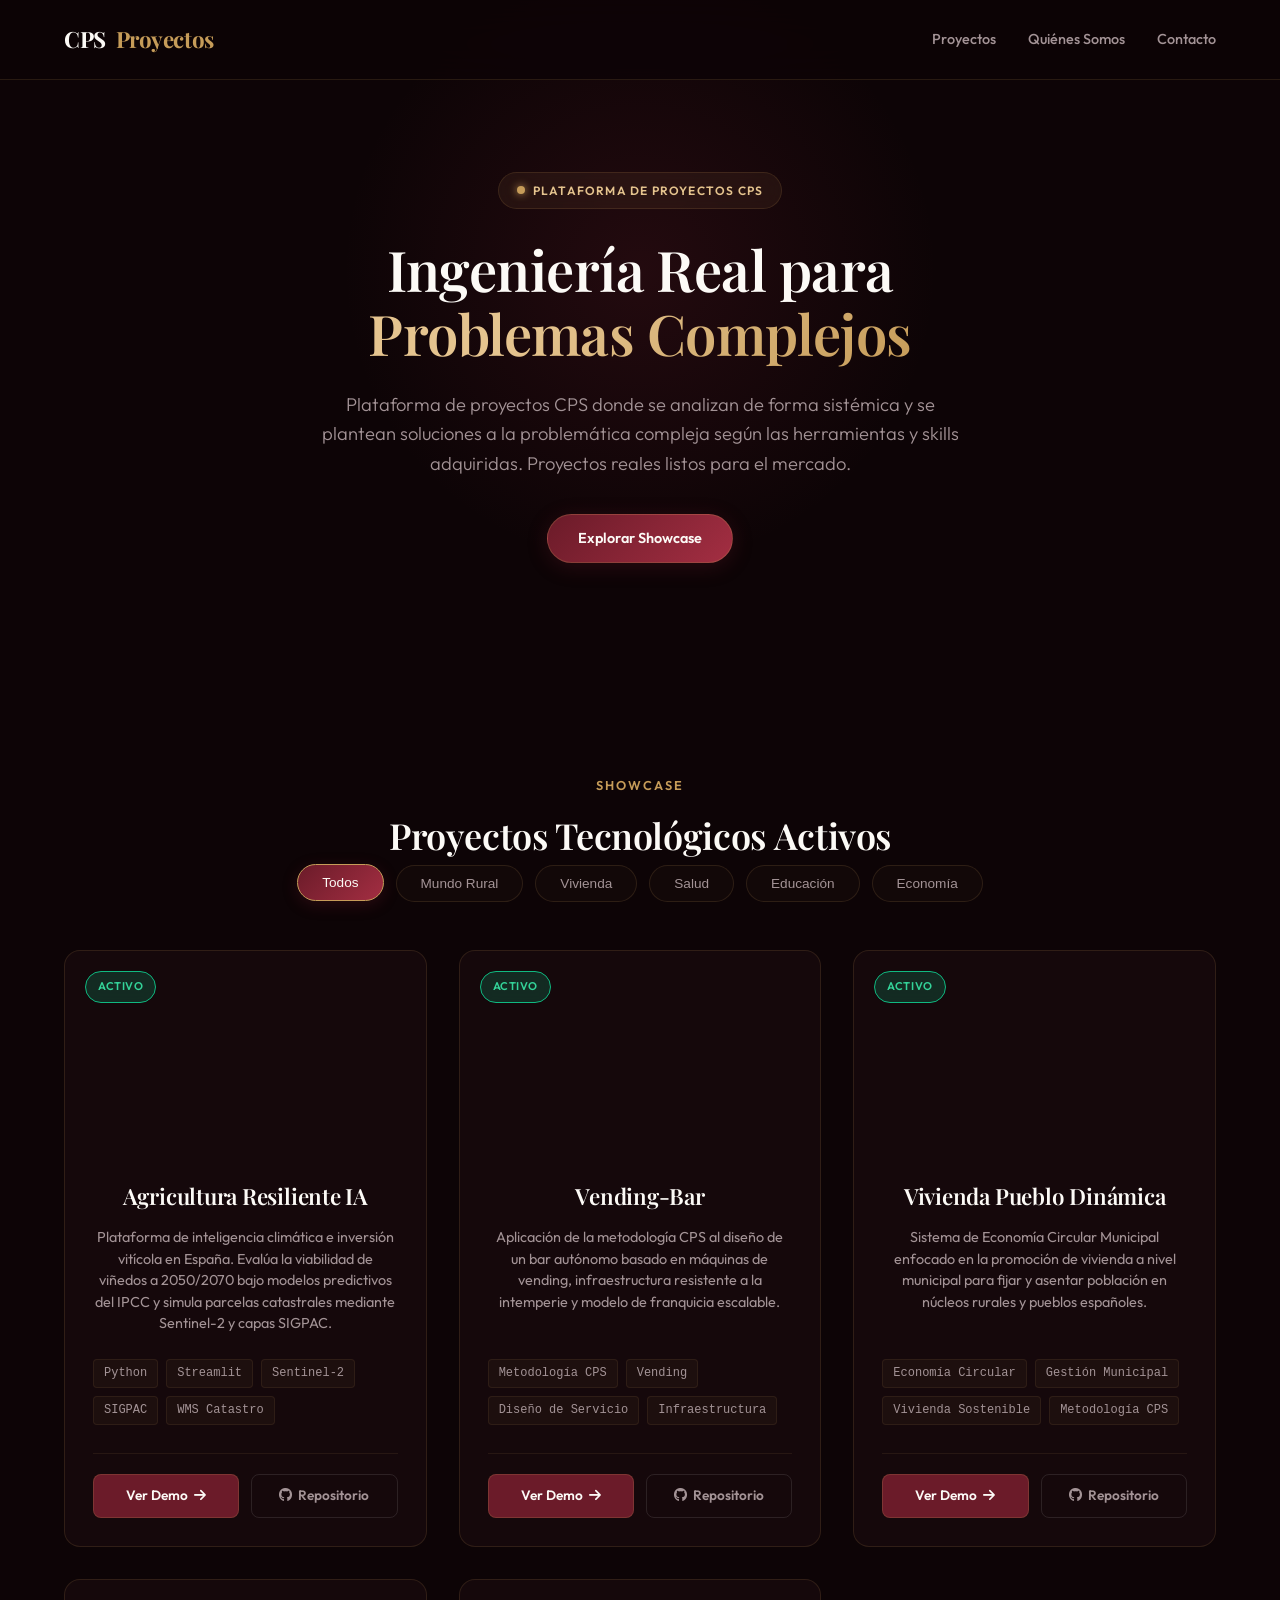
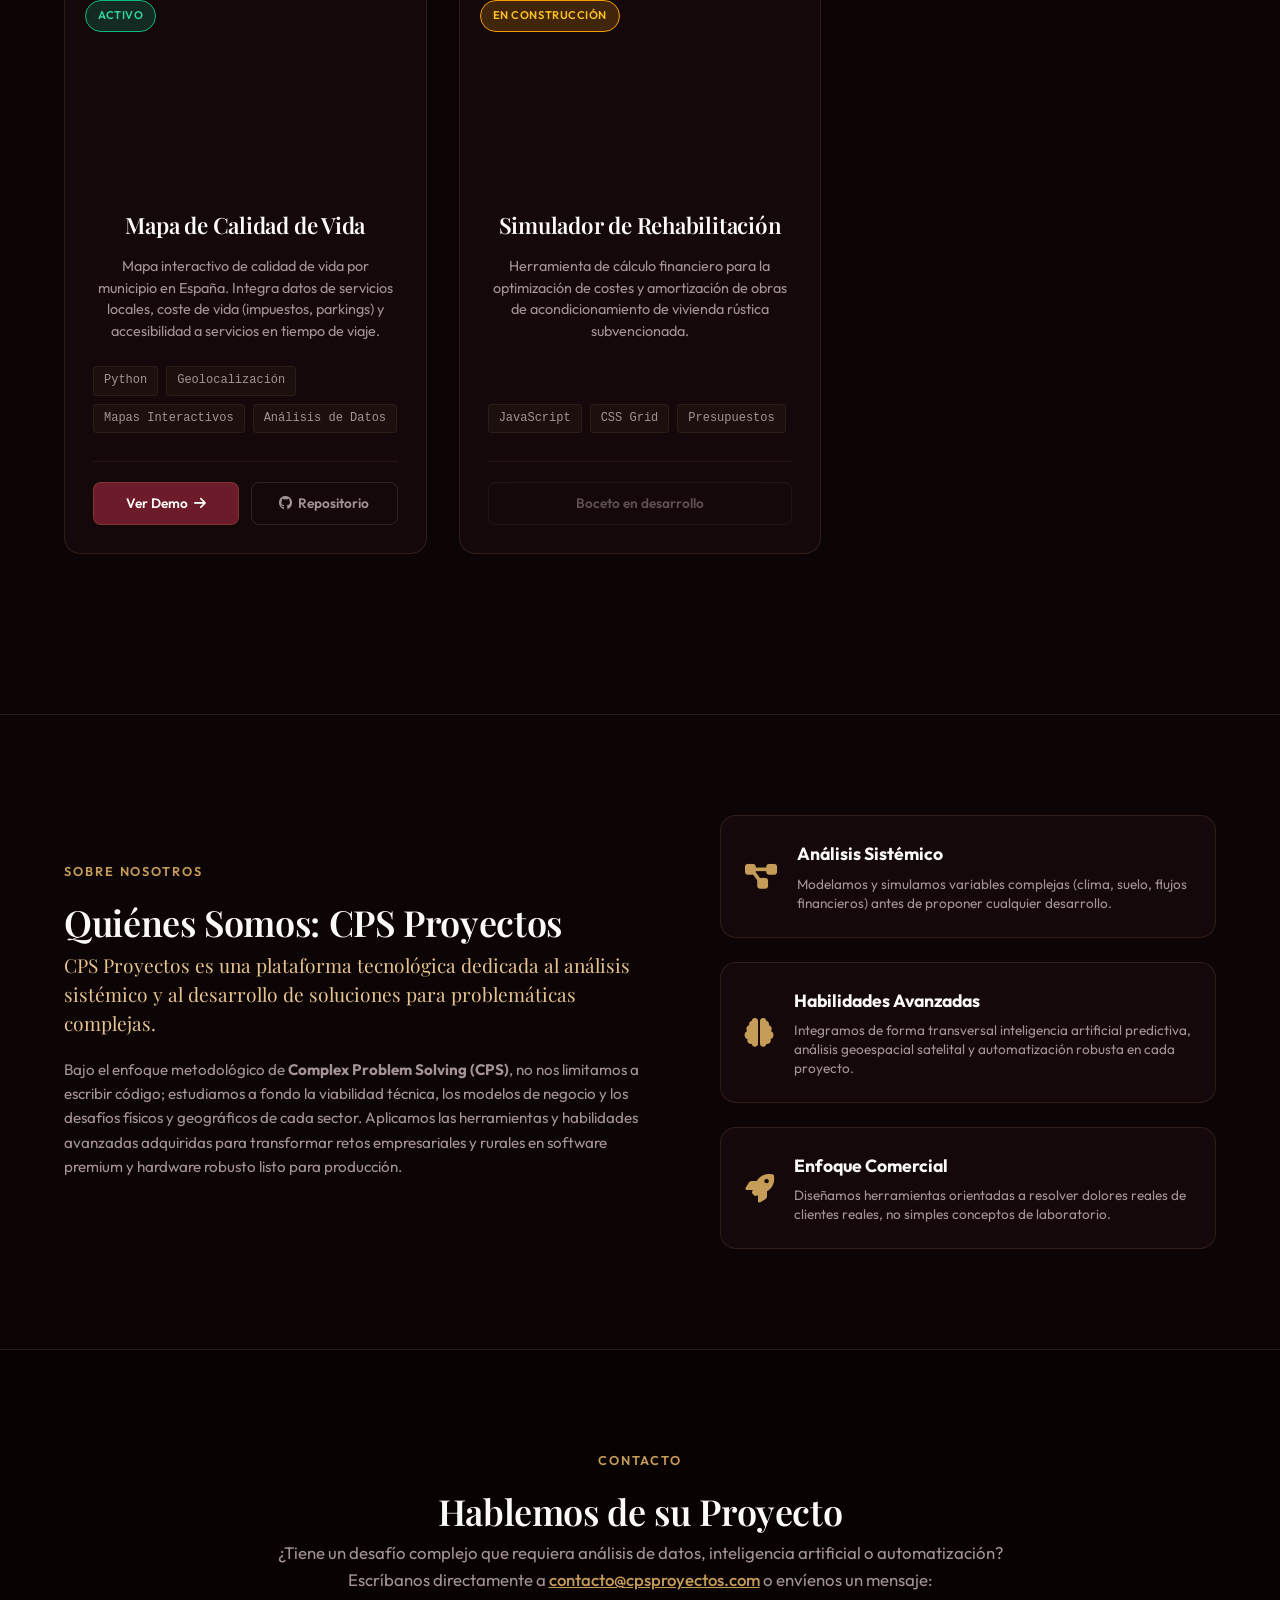
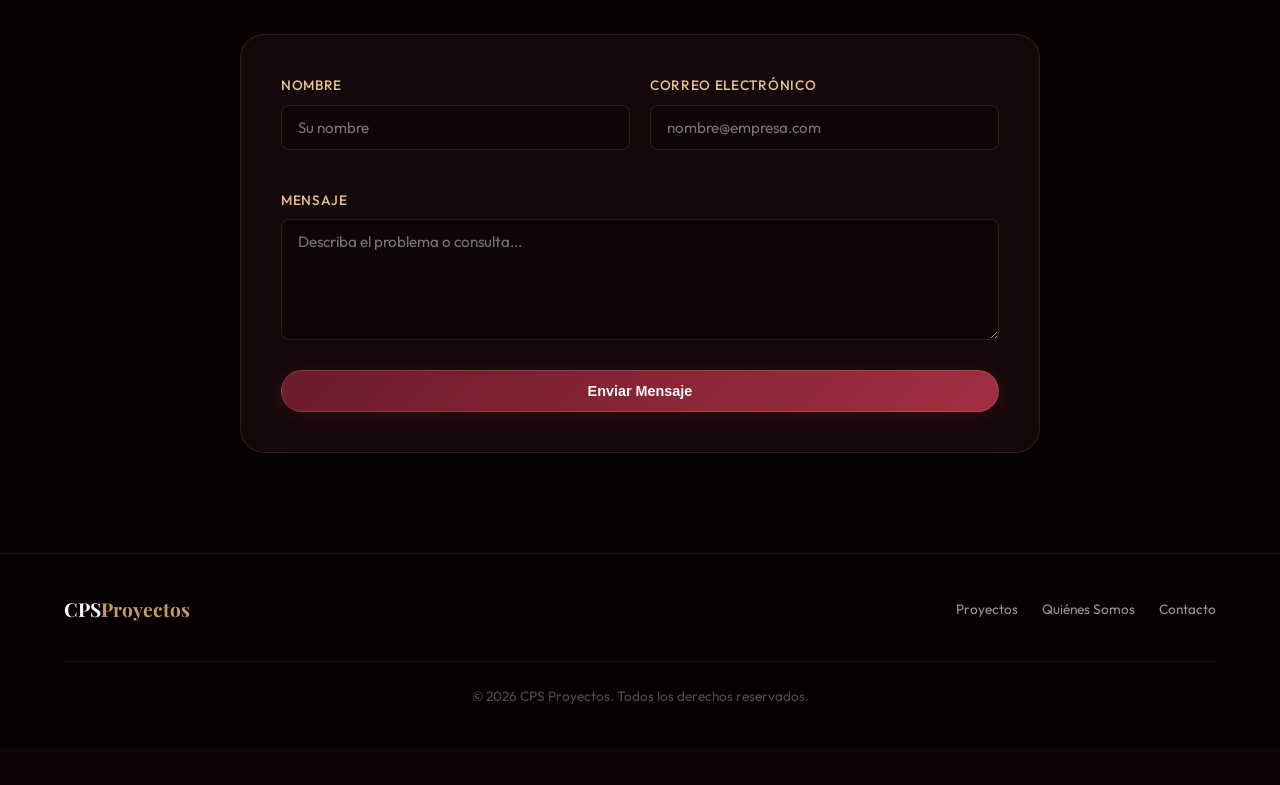
<file: index.html>
<!DOCTYPE html>
<html lang="es">
<head>
  <meta charset="UTF-8">
  <meta name="viewport" content="width=device-width, initial-scale=1.0">
  <title>CPS Proyectos — Plataforma de Proyectos Complex Problem Solving</title>
  <meta name="description" content="Plataforma de proyectos CPS donde se analizan de forma sistémica y se plantean soluciones a la problemática compleja. Soluciones de ingeniería y software.">
  
  <!-- Google Fonts -->
  <link rel="preconnect" href="https://fonts.googleapis.com">
  <link rel="preconnect" href="https://fonts.gstatic.com" crossorigin>
  <link href="https://fonts.googleapis.com/css2?family=Playfair+Display:ital,wght@0,400;0,600;0,700;1,400&family=Outfit:wght@200;300;400;500;600;700&display=swap" rel="stylesheet">
  
  <!-- FontAwesome Icons -->
  <link rel="stylesheet" href="https://cdnjs.cloudflare.com/ajax/libs/font-awesome/6.4.0/css/all.min.css">
  
  <!-- Hojas de Estilo -->
  <link rel="stylesheet" href="style.css">
</head>
<body>

  <!-- NAVEGACIÓN -->
  <nav>
    <div class="container nav-inner">
      <a href="#" class="brand">
        CPS<span>Proyectos</span>
      </a>
      <div class="nav-links">
        <a href="#proyectos">Proyectos</a>
        <a href="#quienes-somos">Quiénes Somos</a>
        <a href="#contacto">Contacto</a>
      </div>
    </div>
  </nav>

  <!-- HERO SECTION -->
  <header class="hero">
    <div class="hero-glow"></div>
    <div class="container hero-content">
      <div class="hero-badge">
        <span></span> Plataforma de Proyectos CPS
      </div>
      <h1 class="hero-title">
        Ingeniería Real para <span>Problemas Complejos</span>
      </h1>
      <p class="hero-subtitle">
        Plataforma de proyectos CPS donde se analizan de forma sistémica y se plantean soluciones a la problemática compleja según las herramientas y skills adquiridas. Proyectos reales listos para el mercado.
      </p>
      <div class="hero-actions">
        <a href="#proyectos" class="btn btn-primary">Explorar Showcase</a>
      </div>
    </div>
  </header>

  <!-- SECCIÓN SHOWCASE -->
  <main id="proyectos" class="showcase-section">
    <div class="container">
      <div class="section-header">
        <span class="section-tag">Showcase</span>
        <h2 class="section-title">Proyectos Tecnológicos Activos</h2>
      <!-- BARRA DE FILTROS POR CATEGORÍA -->
      <div class="filter-bar">
        <button class="filter-btn active" onclick="filterProjects('all')">Todos</button>
        <button class="filter-btn" onclick="filterProjects('mundo-rural')">Mundo Rural</button>
        <button class="filter-btn" onclick="filterProjects('vivienda')">Vivienda</button>
        <button class="filter-btn" onclick="filterProjects('salud')">Salud</button>
        <button class="filter-btn" onclick="filterProjects('educacion')">Educación</button>
        <button class="filter-btn" onclick="filterProjects('economia')">Economía</button>
      </div>

      <div class="projects-grid">
        
        <!-- PROYECTO 1: AGRICULTURA RESILIENTE IA -->
        <article class="project-card filter-item cat-mundo-rural cat-economia">
          <div class="card-header-img" style="background-image: url('https://images.unsplash.com/photo-1506377247377-2a5b3b417ebb?auto=format&fit=crop&w=800&q=80');">
            <span class="card-badge badge-active">Activo</span>
          </div>
          <div class="card-content">
            <h3 class="card-title">Agricultura Resiliente IA</h3>
            <p class="card-description">
              Plataforma de inteligencia climática e inversión vitícola en España. Evalúa la viabilidad de viñedos a 2050/2070 bajo modelos predictivos del IPCC y simula parcelas catastrales mediante Sentinel-2 y capas SIGPAC.
            </p>
            <div class="card-tech-stack">
              <span class="tech-tag">Python</span>
              <span class="tech-tag">Streamlit</span>
              <span class="tech-tag">Sentinel-2</span>
              <span class="tech-tag">SIGPAC</span>
              <span class="tech-tag">WMS Catastro</span>
            </div>
            <div class="card-footer">
              <a href="agro/" class="card-btn card-btn-primary">
                Ver Demo <i class="fas fa-arrow-right"></i>
              </a>
              <a href="https://github.com/domoprac/agricultura-resiliente" target="_blank" class="card-btn card-btn-secondary">
                <i class="fab fa-github"></i> Repositorio
              </a>
            </div>
          </div>
        </article>

        <!-- PROYECTO 2: VENDING-BAR -->
        <article class="project-card filter-item cat-economia">
          <div class="card-header-img" style="background-image: url('https://images.unsplash.com/photo-1513558161293-cdaf765ed2fd?auto=format&fit=crop&w=800&q=80');">
            <span class="card-badge badge-active">Activo</span>
          </div>
          <div class="card-content">
            <h3 class="card-title">Vending-Bar</h3>
            <p class="card-description">
              Aplicación de la metodología CPS al diseño de un bar autónomo basado en máquinas de vending, infraestructura resistente a la intemperie y modelo de franquicia escalable.
            </p>
            <div class="card-tech-stack">
              <span class="tech-tag">Metodología CPS</span>
              <span class="tech-tag">Vending</span>
              <span class="tech-tag">Diseño de Servicio</span>
              <span class="tech-tag">Infraestructura</span>
            </div>
            <div class="card-footer">
              <a href="vending-bar/" class="card-btn card-btn-primary">
                Ver Demo <i class="fas fa-arrow-right"></i>
              </a>
              <a href="https://github.com/domoprac/Vending-Bar" target="_blank" class="card-btn card-btn-secondary">
                <i class="fab fa-github"></i> Repositorio
              </a>
            </div>
          </div>
        </article>

        <!-- PROYECTO 3: VIVIENDA PUEBLO DINÁMICA -->
        <article class="project-card filter-item cat-mundo-rural cat-vivienda">
          <div class="card-header-img" style="background-image: url('https://images.unsplash.com/photo-1564013799919-ab600027ffc6?auto=format&fit=crop&w=800&q=80');">
            <span class="card-badge badge-active">Activo</span>
          </div>
          <div class="card-content">
            <h3 class="card-title">Vivienda Pueblo Dinámica</h3>
            <p class="card-description">
              Sistema de Economía Circular Municipal enfocado en la promoción de vivienda a nivel municipal para fijar y asentar población en núcleos rurales y pueblos españoles.
            </p>
            <div class="card-tech-stack">
              <span class="tech-tag">Economía Circular</span>
              <span class="tech-tag">Gestión Municipal</span>
              <span class="tech-tag">Vivienda Sostenible</span>
              <span class="tech-tag">Metodología CPS</span>
            </div>
            <div class="card-footer">
              <a href="vivienda-pueblo-dinamica/" class="card-btn card-btn-primary">
                Ver Demo <i class="fas fa-arrow-right"></i>
              </a>
              <a href="https://github.com/domoprac/vivienda-pueblo-dinamica" target="_blank" class="card-btn card-btn-secondary">
                <i class="fab fa-github"></i> Repositorio
              </a>
            </div>
          </div>
        </article>

        <!-- PROYECTO 4: MAPA DE CALIDAD DE VIDA -->
        <article class="project-card filter-item cat-mundo-rural cat-salud cat-educacion">
          <div class="card-header-img" style="background-image: url('https://images.unsplash.com/photo-1524661135-423995f22d0b?auto=format&fit=crop&w=800&q=80');">
            <span class="card-badge badge-active">Activo</span>
          </div>
          <div class="card-content">
            <h3 class="card-title">Mapa de Calidad de Vida</h3>
            <p class="card-description">
              Mapa interactivo de calidad de vida por municipio en España. Integra datos de servicios locales, coste de vida (impuestos, parkings) y accesibilidad a servicios en tiempo de viaje.
            </p>
            <div class="card-tech-stack">
              <span class="tech-tag">Python</span>
              <span class="tech-tag">Geolocalización</span>
              <span class="tech-tag">Mapas Interactivos</span>
              <span class="tech-tag">Análisis de Datos</span>
            </div>
            <div class="card-footer">
              <a href="mapa-calidad-vida/" class="card-btn card-btn-primary">
                Ver Demo <i class="fas fa-arrow-right"></i>
              </a>
              <a href="https://github.com/domoprac/mapa-calidad-vida" target="_blank" class="card-btn card-btn-secondary">
                <i class="fab fa-github"></i> Repositorio
              </a>
            </div>
          </div>
        </article>

        <!-- EJEMPLO EN CONSTRUCCIÓN (AMARILLO) -->
        <article class="project-card filter-item cat-vivienda cat-economia">
          <div class="card-header-img" style="background-image: url('https://images.unsplash.com/photo-1504307651254-35680f356dfd?auto=format&fit=crop&w=800&q=80');">
            <span class="card-badge badge-wip">En Construcción</span>
          </div>
          <div class="card-content">
            <h3 class="card-title">Simulador de Rehabilitación</h3>
            <p class="card-description">
              Herramienta de cálculo financiero para la optimización de costes y amortización de obras de acondicionamiento de vivienda rústica subvencionada.
            </p>
            <div class="card-tech-stack">
              <span class="tech-tag">JavaScript</span>
              <span class="tech-tag">CSS Grid</span>
              <span class="tech-tag">Presupuestos</span>
            </div>
            <div class="card-footer">
              <span class="card-btn card-btn-secondary" style="cursor: not-allowed; opacity: 0.5; width: 100%;">
                Boceto en desarrollo
              </span>
            </div>
          </div>
        </article>



      </div>
    </div>
  </main>

  <!-- SECCIÓN QUIÉNES SOMOS -->
  <section id="quienes-somos" class="about-section">
    <div class="container">
      <div class="about-grid">
        <div class="about-content">
          <span class="section-tag">Sobre Nosotros</span>
          <h2 class="section-title">Quiénes Somos: CPS Proyectos</h2>
          <p class="about-lead">
            CPS Proyectos es una plataforma tecnológica dedicada al análisis sistémico y al desarrollo de soluciones para problemáticas complejas.
          </p>
          <p class="about-text">
            Bajo el enfoque metodológico de <strong>Complex Problem Solving (CPS)</strong>, no nos limitamos a escribir código; estudiamos a fondo la viabilidad técnica, los modelos de negocio y los desafíos físicos y geográficos de cada sector. Aplicamos las herramientas y habilidades avanzadas adquiridas para transformar retos empresariales y rurales en software premium y hardware robusto listo para producción.
          </p>
        </div>
        <div class="about-features">
          <div class="feature-item">
            <div class="feature-icon"><i class="fas fa-project-diagram"></i></div>
            <div class="feature-info">
              <h4>Análisis Sistémico</h4>
              <p>Modelamos y simulamos variables complejas (clima, suelo, flujos financieros) antes de proponer cualquier desarrollo.</p>
            </div>
          </div>
          <div class="feature-item">
            <div class="feature-icon"><i class="fas fa-brain"></i></div>
            <div class="feature-info">
              <h4>Habilidades Avanzadas</h4>
              <p>Integramos de forma transversal inteligencia artificial predictiva, análisis geoespacial satelital y automatización robusta en cada proyecto.</p>
            </div>
          </div>
          <div class="feature-item">
            <div class="feature-icon"><i class="fas fa-rocket"></i></div>
            <div class="feature-info">
              <h4>Enfoque Comercial</h4>
              <p>Diseñamos herramientas orientadas a resolver dolores reales de clientes reales, no simples conceptos de laboratorio.</p>
            </div>
          </div>
        </div>
      </div>
    </div>
  </section>

  <!-- SECCIÓN CONTACTO -->
  <section id="contacto" class="contact-section">
    <div class="container">
      <div class="contact-box">
        <span class="section-tag">Contacto</span>
        <h2 class="section-title">Hablemos de su Proyecto</h2>
        <p class="contact-subtitle">¿Tiene un desafío complejo que requiera análisis de datos, inteligencia artificial o automatización? Escríbanos directamente a <a href="mailto:contacto@cpsproyectos.com" class="contact-email">contacto@cpsproyectos.com</a> o envíenos un mensaje:</p>
        
        <form class="contact-form" onsubmit="event.preventDefault(); alert('¡Mensaje enviado con éxito! Nos pondremos en contacto con usted a la brevedad.'); this.reset();">
          <div class="form-row">
            <div class="form-group">
              <label for="name">Nombre</label>
              <input type="text" id="name" required placeholder="Su nombre">
            </div>
            <div class="form-group">
              <label for="email">Correo Electrónico</label>
              <input type="email" id="email" required placeholder="nombre@empresa.com">
            </div>
          </div>
          <div class="form-group">
            <label for="message">Mensaje</label>
            <textarea id="message" required rows="5" placeholder="Describa el problema o consulta..."></textarea>
          </div>
          <button type="submit" class="btn btn-primary" style="margin-top: 10px; width: 100%; justify-content: center;">Enviar Mensaje</button>
        </form>
      </div>
    </div>
  </section>

  <!-- FOOTER -->
  <footer>
    <div class="container footer-inner">
      <div class="footer-logo">
        CPS<span>Proyectos</span>
      </div>
      <div class="footer-links">
        <a href="#proyectos">Proyectos</a>
        <a href="#quienes-somos">Quiénes Somos</a>
        <a href="#contacto">Contacto</a>
      </div>
      <div class="footer-copyright">
        &copy; 2026 CPS Proyectos. Todos los derechos reservados.
      </div>
    </div>
  </footer>

  <!-- Script para cambiar el estilo del nav al hacer scroll y filtrado de categorías -->
  <script>
    window.addEventListener('scroll', () => {
      const nav = document.querySelector('nav');
      if (window.scrollY > 50) {
        nav.classList.add('scrolled');
      } else {
        nav.classList.remove('scrolled');
      }
    });

    function filterProjects(category) {
      // Actualizar botón activo
      const buttons = document.querySelectorAll('.filter-btn');
      buttons.forEach(btn => btn.classList.remove('active'));
      
      if (window.event && window.event.target) {
        window.event.target.classList.add('active');
      }

      // Filtrar tarjetas
      const cards = document.querySelectorAll('.filter-item');
      cards.forEach(card => {
        if (category === 'all') {
          card.style.display = 'flex';
        } else {
          if (card.classList.contains('cat-' + category)) {
            card.style.display = 'flex';
          } else {
            card.style.display = 'none';
          }
        }
      });
    }
  </script>
</body>
</html>
</file>
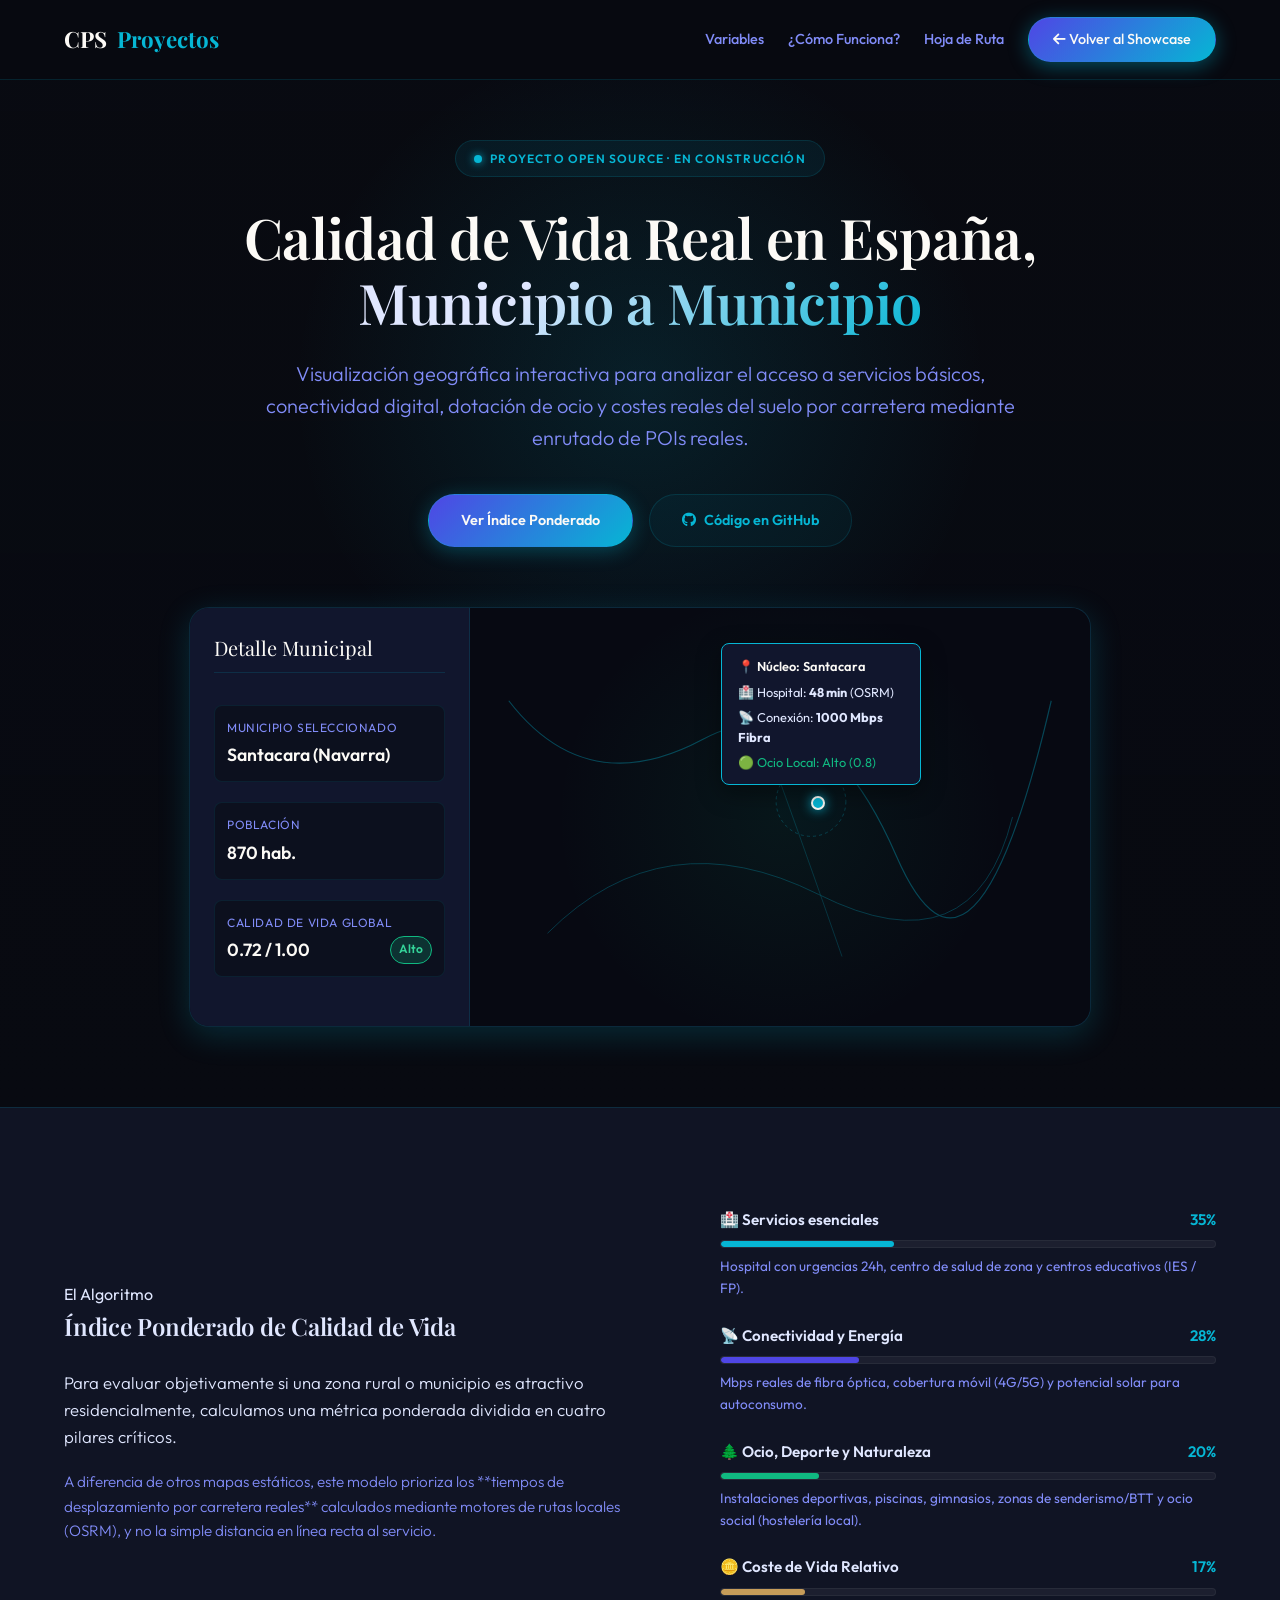
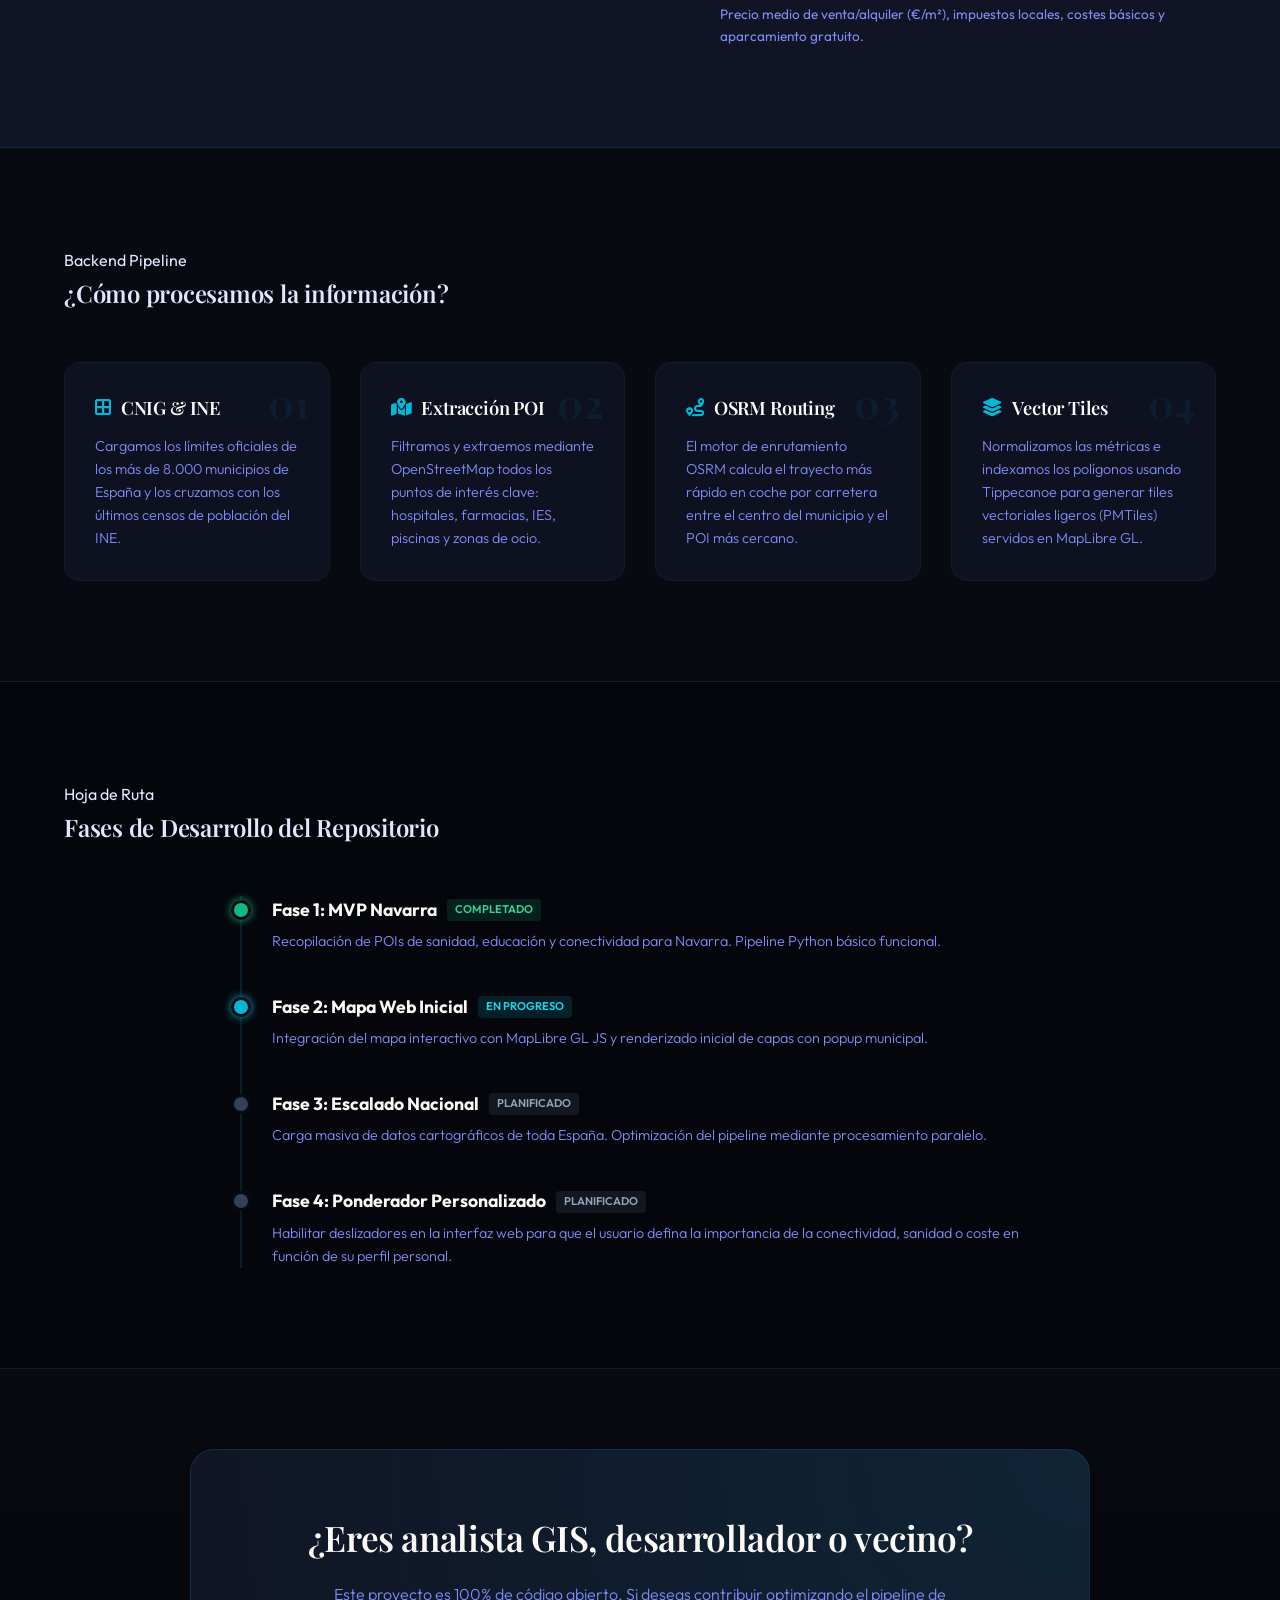
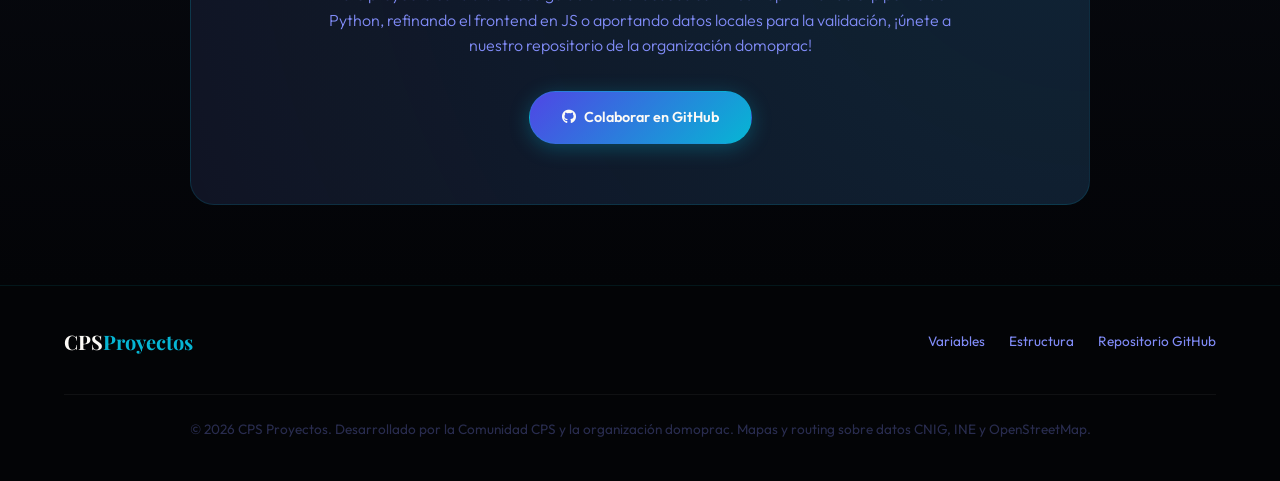
<file: mapa-calidad-vida/index.html>
<!DOCTYPE html>
<html lang="es">
<head>
  <meta charset="UTF-8">
  <meta name="viewport" content="width=device-width, initial-scale=1.0">
  <title>Mapa de Calidad de Vida en España — Herramienta de Decisión Residencial Rural</title>
  <meta name="description" content="Proyecto de código abierto para calcular y visualizar el índice real de calidad de vida por municipio en España, basado en tiempos por carretera reales, conectividad y costes.">
  
  <!-- Google Fonts -->
  <link rel="preconnect" href="https://fonts.googleapis.com">
  <link rel="preconnect" href="https://fonts.gstatic.com" crossorigin>
  <link href="https://fonts.googleapis.com/css2?family=Playfair+Display:ital,wght@0,400;0,600;0,700;1,400&family=Outfit:wght@200;300;400;500;600;700&display=swap" rel="stylesheet">
  
  <!-- FontAwesome Icons -->
  <link rel="stylesheet" href="https://cdnjs.cloudflare.com/ajax/libs/font-awesome/6.4.0/css/all.min.css">
  
  <style>
    /* VARIABLES DE MARCA: MAPS-DASHBOARD (INDIGO + CIAN + OSCURO) */
    :root {
      --bg-dark:       #080a11; /* Azul noche profundo */
      --bg-card:       #101424; /* Fondo de tarjeta indigo oscuro */
      --primary:       #4f46e5; /* Indigo */
      --primary-light: #06b6d4; /* Cian eléctrico */
      --primary-glow:  rgba(6, 182, 212, 0.12);
      --mint:          #10b981; /* Verde menta para calidad de vida */
      --gold:          #c69c59; /* Dorado */
      --cream:         #fcfaf6;
      --text-light:    #e0e7ff; /* Texto azulado claro */
      --text-muted:    #818cf8; /* Texto indigo apagado */
      --border-dark:   rgba(6, 182, 212, 0.15); /* Borde cian sutil */
      --transition:    all 0.4s cubic-bezier(0.16, 1, 0.3, 1);
      --shadow-glow:   0 8px 32px rgba(6, 182, 212, 0.2);
    }

    *, *::before, *::after {
      box-sizing: border-box;
      margin: 0;
      padding: 0;
    }

    html {
      scroll-behavior: smooth;
      font-size: 16px;
    }

    body {
      font-family: 'Outfit', sans-serif;
      background-color: var(--bg-dark);
      color: var(--text-light);
      overflow-x: hidden;
      line-height: 1.6;
    }

    h1, h2, h3, .font-serif {
      font-family: 'Playfair Display', serif;
      font-weight: 600;
      letter-spacing: -0.01em;
    }

    .container {
      max-width: 1200px;
      margin: 0 auto;
      padding: 0 24px;
    }

    /* NAVEGACIÓN */
    nav {
      position: fixed;
      top: 0;
      left: 0;
      right: 0;
      z-index: 100;
      background: rgba(8, 10, 17, 0.85);
      backdrop-filter: blur(20px);
      -webkit-backdrop-filter: blur(20px);
      border-bottom: 1px solid var(--border-dark);
      height: 80px;
      display: flex;
      align-items: center;
      transition: var(--transition);
    }

    .nav-inner {
      display: flex;
      justify-content: space-between;
      align-items: center;
      width: 100%;
    }

    .brand {
      display: flex;
      align-items: center;
      gap: 10px;
      font-family: 'Playfair Display', serif;
      font-size: 1.4rem;
      font-weight: 700;
      color: var(--cream);
      text-decoration: none;
    }

    .brand span {
      color: var(--primary-light);
    }

    .nav-links {
      display: flex;
      gap: 24px;
      align-items: center;
    }

    .nav-links a {
      color: var(--text-muted);
      text-decoration: none;
      font-size: 0.9rem;
      font-weight: 500;
      transition: var(--transition);
    }

    .nav-links a:hover {
      color: var(--primary-light);
    }

    .nav-cta {
      background: linear-gradient(135deg, var(--primary) 0%, var(--primary-light) 100%);
      color: var(--cream) !important;
      padding: 10px 24px;
      border-radius: 50px;
      font-weight: 600;
      font-size: 0.85rem;
      box-shadow: 0 4px 20px rgba(6, 182, 212, 0.4);
      border: 1px solid rgba(6, 182, 212, 0.25);
    }

    .nav-cta:hover {
      transform: translateY(-2px);
      box-shadow: 0 6px 24px rgba(6, 182, 212, 0.6);
    }

    /* HERO SECTION */
    .hero {
      position: relative;
      min-height: 95vh;
      display: flex;
      align-items: center;
      padding-top: 140px;
      padding-bottom: 80px;
      background: 
        linear-gradient(180deg, rgba(8, 10, 17, 0.9) 0%, var(--bg-dark) 100%),
        url('https://images.unsplash.com/photo-1524661135-423995f22d0b?auto=format&fit=crop&w=1920&q=80') center/cover no-repeat;
      text-align: center;
    }

    .hero-glow {
      position: absolute;
      top: 35%;
      left: 50%;
      transform: translate(-50%, -50%);
      width: 700px;
      height: 700px;
      background: radial-gradient(circle, var(--primary-glow) 0%, transparent 70%);
      pointer-events: none;
      z-index: 0;
    }

    .hero-content {
      position: relative;
      z-index: 1;
      max-width: 950px;
      margin: 0 auto;
    }

    .hero-badge {
      display: inline-flex;
      align-items: center;
      gap: 8px;
      background: rgba(6, 182, 212, 0.08);
      border: 1px solid var(--border-dark);
      padding: 8px 18px;
      border-radius: 50px;
      color: var(--primary-light);
      font-size: 0.75rem;
      font-weight: 600;
      letter-spacing: 0.1em;
      text-transform: uppercase;
      margin-bottom: 28px;
    }

    .hero-badge span {
      display: inline-block;
      width: 8px;
      height: 8px;
      background: var(--primary-light);
      border-radius: 50%;
      box-shadow: 0 0 8px var(--primary-light);
    }

    .hero-title {
      font-size: 3.5rem;
      line-height: 1.15;
      color: var(--cream);
      margin-bottom: 24px;
    }

    .hero-title span {
      background: linear-gradient(135deg, #e0e7ff 30%, var(--primary-light) 100%);
      -webkit-background-clip: text;
      -webkit-text-fill-color: transparent;
    }

    .hero-subtitle {
      font-size: 1.25rem;
      color: var(--text-muted);
      max-width: 750px;
      margin: 0 auto 40px auto;
      font-weight: 300;
      line-height: 1.6;
    }

    .hero-actions {
      display: flex;
      justify-content: center;
      gap: 16px;
      margin-bottom: 60px;
    }

    .btn {
      display: inline-flex;
      align-items: center;
      gap: 8px;
      padding: 14px 32px;
      border-radius: 50px;
      font-weight: 600;
      font-size: 0.9rem;
      text-decoration: none;
      transition: var(--transition);
      cursor: pointer;
    }

    .btn-primary {
      background: linear-gradient(135deg, var(--primary) 0%, var(--primary-light) 100%);
      color: var(--cream);
      border: 1px solid rgba(6, 182, 212, 0.25);
      box-shadow: 0 4px 20px rgba(6, 182, 212, 0.3);
    }

    .btn-primary:hover {
      transform: translateY(-2px);
      box-shadow: 0 8px 28px rgba(6, 182, 212, 0.5);
      border-color: var(--primary-light);
    }

    .btn-secondary {
      background: rgba(6, 182, 212, 0.05);
      color: var(--primary-light);
      border: 1px solid var(--border-dark);
    }

    .btn-secondary:hover {
      background: rgba(6, 182, 212, 0.12);
      transform: translateY(-2px);
      border-color: var(--primary-light);
    }

    /* MOCKUP INTERACTIVO SINTÉTICO (MAPA) */
    .hero-map-mockup {
      background: #0d1120;
      border: 1px solid var(--border-dark);
      border-radius: 20px;
      overflow: hidden;
      box-shadow: var(--shadow-glow);
      display: grid;
      grid-template-columns: 280px 1fr;
      height: 420px;
      text-align: left;
      position: relative;
    }

    .mockup-sidebar {
      background: #11162d;
      border-right: 1px solid var(--border-dark);
      padding: 24px;
      display: flex;
      flex-direction: column;
      gap: 20px;
      z-index: 2;
    }

    .sidebar-title {
      font-family: 'Playfair Display', serif;
      font-size: 1.25rem;
      color: var(--cream);
      margin-bottom: 12px;
      border-bottom: 1px solid rgba(6, 182, 212, 0.15);
      padding-bottom: 8px;
    }

    .sidebar-stat {
      background: rgba(8, 10, 17, 0.5);
      border: 1px solid rgba(6, 182, 212, 0.1);
      padding: 12px;
      border-radius: 8px;
    }

    .stat-label {
      font-size: 0.75rem;
      color: var(--text-muted);
      text-transform: uppercase;
      letter-spacing: 0.05em;
    }

    .stat-value {
      font-size: 1.1rem;
      font-weight: 600;
      color: var(--cream);
      display: flex;
      justify-content: space-between;
      margin-top: 4px;
    }

    .stat-value span.badge {
      font-size: 0.75rem;
      background: rgba(16, 185, 129, 0.2);
      color: #34d399;
      border: 1px solid #10b981;
      padding: 2px 8px;
      border-radius: 50px;
    }

    .mockup-map-area {
      background: radial-gradient(circle at center, rgba(16, 185, 129, 0.08) 0%, transparent 60%), #070912;
      position: relative;
      display: flex;
      align-items: center;
      justify-content: center;
      overflow: hidden;
    }

    /* Gráfico sintético de red de carreteras del mapa */
    .map-svg {
      position: absolute;
      top: 0;
      left: 0;
      width: 100%;
      height: 100%;
      opacity: 0.35;
      stroke: var(--primary-light);
    }

    .map-pointer {
      position: absolute;
      top: 45%;
      left: 55%;
      z-index: 3;
      cursor: pointer;
    }

    .pointer-dot {
      width: 14px;
      height: 14px;
      background: var(--primary-light);
      border-radius: 50%;
      border: 2px solid var(--cream);
      box-shadow: 0 0 12px var(--primary-light);
      position: relative;
      animation: pulse-glow 2s infinite;
    }

    @keyframes pulse-glow {
      0% {
        box-shadow: 0 0 0 0 rgba(6, 182, 212, 0.7);
      }
      70% {
        box-shadow: 0 0 0 10px rgba(6, 182, 212, 0);
      }
      100% {
        box-shadow: 0 0 0 0 rgba(6, 182, 212, 0);
      }
    }

    .pointer-card {
      position: absolute;
      bottom: 25px;
      left: -90px;
      background: #11162d;
      border: 1px solid var(--primary-light);
      border-radius: 8px;
      padding: 12px 16px;
      width: 200px;
      font-size: 0.8rem;
      box-shadow: 0 8px 24px rgba(0, 0, 0, 0.4);
      z-index: 4;
    }

    /* 3. VARIABLES DE EVALUACIÓN (PESOS) */
    .weights-section {
      padding: 100px 0;
      background: var(--bg-card);
      border-top: 1px solid var(--border-dark);
      border-bottom: 1px solid var(--border-dark);
    }

    .weights-grid {
      display: grid;
      grid-template-columns: 1.2fr 1fr;
      gap: 60px;
      align-items: center;
    }

    .weights-list {
      display: flex;
      flex-direction: column;
      gap: 24px;
    }

    .weight-row {
      display: flex;
      flex-direction: column;
      gap: 8px;
    }

    .weight-header {
      display: flex;
      justify-content: space-between;
      font-weight: 600;
      font-size: 0.95rem;
    }

    .weight-pct {
      color: var(--primary-light);
    }

    .weight-bar-bg {
      height: 8px;
      background: rgba(255, 255, 255, 0.05);
      border-radius: 10px;
      overflow: hidden;
      border: 1px solid rgba(255, 255, 255, 0.05);
    }

    .weight-bar-fill {
      height: 100%;
      border-radius: 10px;
    }

    .fill-servicios { width: 35%; background: var(--primary-light); }
    .fill-conectividad { width: 28%; background: var(--primary); }
    .fill-naturaleza { width: 20%; background: var(--mint); }
    .fill-coste { width: 17%; background: var(--gold); }

    .weight-description {
      font-size: 0.85rem;
      color: var(--text-muted);
    }

    /* 4. PIPELINE TÉCNICO */
    .pipeline-section {
      padding: 100px 0;
    }

    .pipeline-grid {
      display: grid;
      grid-template-columns: repeat(auto-fit, minmax(250px, 1fr));
      gap: 30px;
      margin-top: 50px;
    }

    .pipe-card {
      background: #0d1120;
      border: 1px solid rgba(6, 182, 212, 0.08);
      border-radius: 16px;
      padding: 30px;
      position: relative;
      transition: var(--transition);
    }

    .pipe-card:hover {
      border-color: var(--primary-light);
      transform: translateY(-4px);
      box-shadow: 0 4px 20px rgba(6, 182, 212, 0.1);
    }

    .pipe-number {
      position: absolute;
      top: 20px;
      right: 20px;
      font-size: 2.5rem;
      font-family: 'Playfair Display', serif;
      font-weight: 700;
      color: rgba(6, 182, 212, 0.08);
      line-height: 1;
    }

    .pipe-title {
      font-size: 1.15rem;
      color: var(--cream);
      margin-bottom: 12px;
      display: flex;
      align-items: center;
      gap: 10px;
    }

    .pipe-title i {
      color: var(--primary-light);
    }

    .pipe-desc {
      font-size: 0.9rem;
      color: var(--text-muted);
      font-weight: 300;
    }

    /* 5. ROADMAP */
    .roadmap-section {
      padding: 100px 0;
      background: #05060b;
      border-top: 1px solid var(--border-dark);
      border-bottom: 1px solid var(--border-dark);
    }

    .roadmap-timeline {
      max-width: 800px;
      margin: 50px auto 0 auto;
      position: relative;
      padding-left: 30px;
      border-left: 2px solid rgba(6, 182, 212, 0.15);
    }

    .roadmap-item {
      position: relative;
      margin-bottom: 40px;
    }

    .roadmap-item:last-child {
      margin-bottom: 0;
    }

    .roadmap-dot {
      position: absolute;
      left: -41px;
      top: 4px;
      width: 20px;
      height: 20px;
      border-radius: 50%;
      border: 3px solid var(--bg-dark);
    }

    .dot-check {
      background: var(--mint);
      box-shadow: 0 0 8px var(--mint);
    }

    .dot-progress {
      background: var(--primary-light);
      box-shadow: 0 0 8px var(--primary-light);
    }

    .dot-todo {
      background: #334155;
    }

    .roadmap-title {
      font-size: 1.1rem;
      color: var(--cream);
      margin-bottom: 6px;
      display: flex;
      align-items: center;
      gap: 10px;
    }

    .roadmap-title span.status-badge {
      font-size: 0.7rem;
      text-transform: uppercase;
      padding: 2px 8px;
      border-radius: 4px;
      font-weight: 600;
    }

    .status-done { background: rgba(16, 185, 129, 0.15); color: #34d399; }
    .status-wip { background: rgba(6, 182, 212, 0.15); color: #22d3ee; }
    .status-future { background: rgba(51, 65, 85, 0.3); color: #94a3b8; }

    .roadmap-desc {
      font-size: 0.9rem;
      color: var(--text-muted);
      font-weight: 300;
    }

    /* 6. CALL TO ACTION: CONTRIBUIR */
    .cta-section {
      padding: 80px 0;
      background: linear-gradient(180deg, var(--bg-dark) 0%, #030407 100%);
    }

    .cta-box {
      background: radial-gradient(circle at top right, rgba(6, 182, 212, 0.1), transparent), var(--bg-card);
      border: 1px solid var(--border-dark);
      border-radius: 24px;
      padding: 60px 40px;
      text-align: center;
      max-width: 900px;
      margin: 0 auto;
    }

    .cta-title {
      font-size: 2.2rem;
      color: var(--cream);
      margin-bottom: 16px;
    }

    .cta-text {
      color: var(--text-muted);
      max-width: 650px;
      margin: 0 auto 32px auto;
      font-size: 1rem;
      font-weight: 300;
    }

    /* FOOTER */
    footer {
      background: #030406;
      border-top: 1px solid rgba(6, 182, 212, 0.1);
      padding: 40px 0;
      color: var(--text-muted);
      font-size: 0.85rem;
    }

    .footer-inner {
      display: flex;
      justify-content: space-between;
      align-items: center;
      flex-wrap: wrap;
      gap: 20px;
    }

    .footer-logo {
      font-family: 'Playfair Display', serif;
      font-size: 1.25rem;
      font-weight: 700;
      color: var(--cream);
    }

    .footer-logo span {
      color: var(--primary-light);
    }

    .footer-links {
      display: flex;
      gap: 24px;
    }

    .footer-links a {
      color: var(--text-muted);
      text-decoration: none;
      transition: var(--transition);
    }

    .footer-links a:hover {
      color: var(--primary-light);
    }

    .footer-copyright {
      width: 100%;
      text-align: center;
      border-top: 1px solid rgba(255, 255, 255, 0.05);
      padding-top: 24px;
      margin-top: 16px;
      color: rgba(129, 140, 248, 0.3);
    }

    /* RESPONSIVIDAD */
    @media (max-width: 992px) {
      .weights-grid {
        grid-template-columns: 1fr;
        gap: 50px;
      }
      .hero-map-mockup {
        grid-template-columns: 1fr;
        height: auto;
      }
      .mockup-sidebar {
        border-right: none;
        border-bottom: 1px solid var(--border-dark);
      }
      .mockup-map-area {
        height: 300px;
      }
    }
  </style>
</head>
<body>

  <!-- NAVEGACIÓN -->
  <nav>
    <div class="container nav-inner">
      <a href="../" class="brand">
        CPS<span>Proyectos</span>
      </a>
      <div class="nav-links">
        <a href="#concepto">Variables</a>
        <a href="#pipeline">¿Cómo Funciona?</a>
        <a href="#roadmap">Hoja de Ruta</a>
        <a href="../" class="nav-btn-back nav-cta">
          <i class="fas fa-arrow-left"></i> Volver al Showcase
        </a>
      </div>
    </div>
  </nav>

  <!-- HERO SECTION -->
  <header class="hero">
    <div class="hero-glow"></div>
    <div class="container hero-content">
      <div class="hero-badge">
        <span></span> Proyecto Open Source · En Construcción
      </div>
      <h1 class="hero-title">
        Calidad de Vida Real en España, <span>Municipio a Municipio</span>
      </h1>
      <p class="hero-subtitle">
        Visualización geográfica interactiva para analizar el acceso a servicios básicos, conectividad digital, dotación de ocio y costes reales del suelo por carretera mediante enrutado de POIs reales.
      </p>
      
      <div class="hero-actions">
        <a href="#concepto" class="btn btn-primary">Ver Índice Ponderado</a>
        <a href="https://github.com/domoprac/mapa-calidad-vida" target="_blank" class="btn btn-secondary">
          <i class="fab fa-github"></i> Código en GitHub
        </a>
      </div>

      <!-- MOCKUP INTERACTIVO DEL MAPA -->
      <div class="hero-map-mockup">
        
        <!-- Sidebar lateral de datos del mapa -->
        <div class="mockup-sidebar">
          <div class="sidebar-title">Detalle Municipal</div>
          <div class="sidebar-stat">
            <div class="stat-label">Municipio Seleccionado</div>
            <div class="stat-value">Santacara (Navarra)</div>
          </div>
          <div class="sidebar-stat">
            <div class="stat-label">Población</div>
            <div class="stat-value">870 hab.</div>
          </div>
          <div class="sidebar-stat">
            <div class="stat-label">Calidad de Vida Global</div>
            <div class="stat-value">0.72 / 1.00 <span class="badge">Alto</span></div>
          </div>
        </div>

        <!-- Área del mapa con líneas de enrutamiento y POIs -->
        <div class="mockup-map-area">
          <svg class="map-svg" viewBox="0 0 800 400">
            <!-- Líneas de carreteras ficticias simulan vector tile -->
            <path d="M 50,50 Q 150,180 300,100 T 550,250 T 750,50" fill="none" stroke-width="1.5"/>
            <path d="M 100,350 Q 250,200 450,300 T 700,200" fill="none" stroke-width="1"/>
            <path d="M 350,20 Q 400,150 480,380" fill="none" stroke-width="0.8"/>
            <circle cx="440" cy="180" r="45" fill="rgba(6, 182, 212, 0.05)" stroke="var(--primary-light)" stroke-dasharray="4"/>
          </svg>

          <!-- Marcador interactivo flotante en Santacara -->
          <div class="map-pointer">
            <div class="pointer-dot"></div>
            <div class="pointer-card">
              <div style="font-weight: 600; color: var(--cream); margin-bottom: 6px;">📍 Núcleo: Santacara</div>
              <div style="color: var(--text-light); margin-bottom: 4px;">🏥 Hospital: <strong>48 min</strong> (OSRM)</div>
              <div style="color: var(--text-light); margin-bottom: 4px;">📡 Conexión: <strong>1000 Mbps Fibra</strong></div>
              <div style="color: var(--mint);">🟢 Ocio Local: Alto (0.8)</div>
            </div>
          </div>
        </div>

      </div>

    </div>
  </header>

  <!-- CONCEPTO CLAVE / PONDERACIONES -->
  <section id="concepto" class="weights-section">
    <div class="container weights-grid">
      <div>
        <span class="section-tag">El Algoritmo</span>
        <h2 class="section-title" style="margin-bottom: 24px;">Índice Ponderado de Calidad de Vida</h2>
        <p style="font-size: 1.05rem; margin-bottom: 20px; font-weight: 300;">
          Para evaluar objetivamente si una zona rural o municipio es atractivo residencialmente, calculamos una métrica ponderada dividida en cuatro pilares críticos.
        </p>
        <p style="color: var(--text-muted); font-size: 0.95rem; font-weight: 300; margin-bottom: 30px;">
          A diferencia de otros mapas estáticos, este modelo prioriza los **tiempos de desplazamiento por carretera reales** calculados mediante motores de rutas locales (OSRM), y no la simple distancia en línea recta al servicio.
        </p>
      </div>

      <!-- Barras de pesos interactivos -->
      <div class="weights-list">
        
        <!-- Servicios -->
        <div class="weight-row">
          <div class="weight-header">
            <span>🏥 Servicios esenciales</span>
            <span class="weight-pct">35%</span>
          </div>
          <div class="weight-bar-bg">
            <div class="weight-bar-fill fill-servicios"></div>
          </div>
          <div class="weight-description">Hospital con urgencias 24h, centro de salud de zona y centros educativos (IES / FP).</div>
        </div>

        <!-- Conectividad -->
        <div class="weight-row">
          <div class="weight-header">
            <span>📡 Conectividad y Energía</span>
            <span class="weight-pct">28%</span>
          </div>
          <div class="weight-bar-bg">
            <div class="weight-bar-fill fill-conectividad"></div>
          </div>
          <div class="weight-description">Mbps reales de fibra óptica, cobertura móvil (4G/5G) y potencial solar para autoconsumo.</div>
        </div>

        <!-- Naturaleza/Ocio -->
        <div class="weight-row">
          <div class="weight-header">
            <span>🌲 Ocio, Deporte y Naturaleza</span>
            <span class="weight-pct">20%</span>
          </div>
          <div class="weight-bar-bg">
            <div class="weight-bar-fill fill-naturaleza"></div>
          </div>
          <div class="weight-description">Instalaciones deportivas, piscinas, gimnasios, zonas de senderismo/BTT y ocio social (hostelería local).</div>
        </div>

        <!-- Costes -->
        <div class="weight-row">
          <div class="weight-header">
            <span>🪙 Coste de Vida Relativo</span>
            <span class="weight-pct">17%</span>
          </div>
          <div class="weight-bar-bg">
            <div class="weight-bar-fill fill-coste"></div>
          </div>
          <div class="weight-description">Precio medio de venta/alquiler (€/m²), impuestos locales, costes básicos y aparcamiento gratuito.</div>
        </div>

      </div>
    </div>
  </section>

  <!-- PIPELINE TÉCNICO -->
  <section id="pipeline" class="pipeline-section">
    <div class="container">
      <div class="section-header">
        <span class="section-tag">Backend Pipeline</span>
        <h2 class="section-title">¿Cómo procesamos la información?</h2>
      </div>

      <div class="pipeline-grid">
        
        <!-- Paso 1 -->
        <div class="pipe-card">
          <div class="pipe-number">01</div>
          <h3 class="pipe-title"><i class="fas fa-border-all"></i> CNIG & INE</h3>
          <p class="pipe-desc">Cargamos los límites oficiales de los más de 8.000 municipios de España y los cruzamos con los últimos censos de población del INE.</p>
        </div>

        <!-- Paso 2 -->
        <div class="pipe-card">
          <div class="pipe-number">02</div>
          <h3 class="pipe-title"><i class="fas fa-map-marked-alt"></i> Extracción POI</h3>
          <p class="pipe-desc">Filtramos y extraemos mediante OpenStreetMap todos los puntos de interés clave: hospitales, farmacias, IES, piscinas y zonas de ocio.</p>
        </div>

        <!-- Paso 3 -->
        <div class="pipe-card">
          <div class="pipe-number">03</div>
          <h3 class="pipe-title"><i class="fas fa-route"></i> OSRM Routing</h3>
          <p class="pipe-desc">El motor de enrutamiento OSRM calcula el trayecto más rápido en coche por carretera entre el centro del municipio y el POI más cercano.</p>
        </div>

        <!-- Paso 4 -->
        <div class="pipe-card">
          <div class="pipe-number">04</div>
          <h3 class="pipe-title"><i class="fas fa-layer-group"></i> Vector Tiles</h3>
          <p class="pipe-desc">Normalizamos las métricas e indexamos los polígonos usando Tippecanoe para generar tiles vectoriales ligeros (PMTiles) servidos en MapLibre GL.</p>
        </div>

      </div>
    </div>
  </section>

  <!-- ROADMAP -->
  <section id="roadmap" class="roadmap-section">
    <div class="container">
      <div class="section-header">
        <span class="section-tag">Hoja de Ruta</span>
        <h2 class="section-title">Fases de Desarrollo del Repositorio</h2>
      </div>

      <div class="roadmap-timeline">
        
        <div class="roadmap-item">
          <div class="roadmap-dot dot-check"></div>
          <h4 class="roadmap-title">Fase 1: MVP Navarra <span class="status-badge status-done">Completado</span></h4>
          <p class="roadmap-desc">Recopilación de POIs de sanidad, educación y conectividad para Navarra. Pipeline Python básico funcional.</p>
        </div>

        <div class="roadmap-item">
          <div class="roadmap-dot dot-progress"></div>
          <h4 class="roadmap-title">Fase 2: Mapa Web Inicial <span class="status-badge status-wip">En Progreso</span></h4>
          <p class="roadmap-desc">Integración del mapa interactivo con MapLibre GL JS y renderizado inicial de capas con popup municipal.</p>
        </div>

        <div class="roadmap-item">
          <div class="roadmap-dot dot-todo"></div>
          <h4 class="roadmap-title">Fase 3: Escalado Nacional <span class="status-badge status-future">Planificado</span></h4>
          <p class="roadmap-desc">Carga masiva de datos cartográficos de toda España. Optimización del pipeline mediante procesamiento paralelo.</p>
        </div>

        <div class="roadmap-item">
          <div class="roadmap-dot dot-todo"></div>
          <h4 class="roadmap-title">Fase 4: Ponderador Personalizado <span class="status-badge status-future">Planificado</span></h4>
          <p class="roadmap-desc">Habilitar deslizadores en la interfaz web para que el usuario defina la importancia de la conectividad, sanidad o coste en función de su perfil personal.</p>
        </div>

      </div>
    </div>
  </section>

  <!-- SECCIÓN CTA: CONTRIBUIR -->
  <section class="cta-section">
    <div class="container">
      <div class="cta-box">
        <h2 class="cta-title">¿Eres analista GIS, desarrollador o vecino?</h2>
        <p class="cta-text">
          Este proyecto es 100% de código abierto. Si deseas contribuir optimizando el pipeline de Python, refinando el frontend en JS o aportando datos locales para la validación, ¡únete a nuestro repositorio de la organización domoprac!
        </p>
        <a href="https://github.com/domoprac/mapa-calidad-vida" target="_blank" class="btn btn-primary">
          <i class="fab fa-github"></i> Colaborar en GitHub
        </a>
      </div>
    </div>
  </section>

  <!-- FOOTER -->
  <footer>
    <div class="container footer-inner">
      <div class="footer-logo">
        CPS<span>Proyectos</span>
      </div>
      <div class="footer-links">
        <a href="#concepto">Variables</a>
        <a href="#pipeline">Estructura</a>
        <a href="https://github.com/domoprac/mapa-calidad-vida" target="_blank">Repositorio GitHub</a>
      </div>
      <div class="footer-copyright">
        &copy; 2026 CPS Proyectos. Desarrollado por la Comunidad CPS y la organización domoprac. Mapas y routing sobre datos CNIG, INE y OpenStreetMap.
      </div>
    </div>
  </footer>

</body>
</html>
</file>
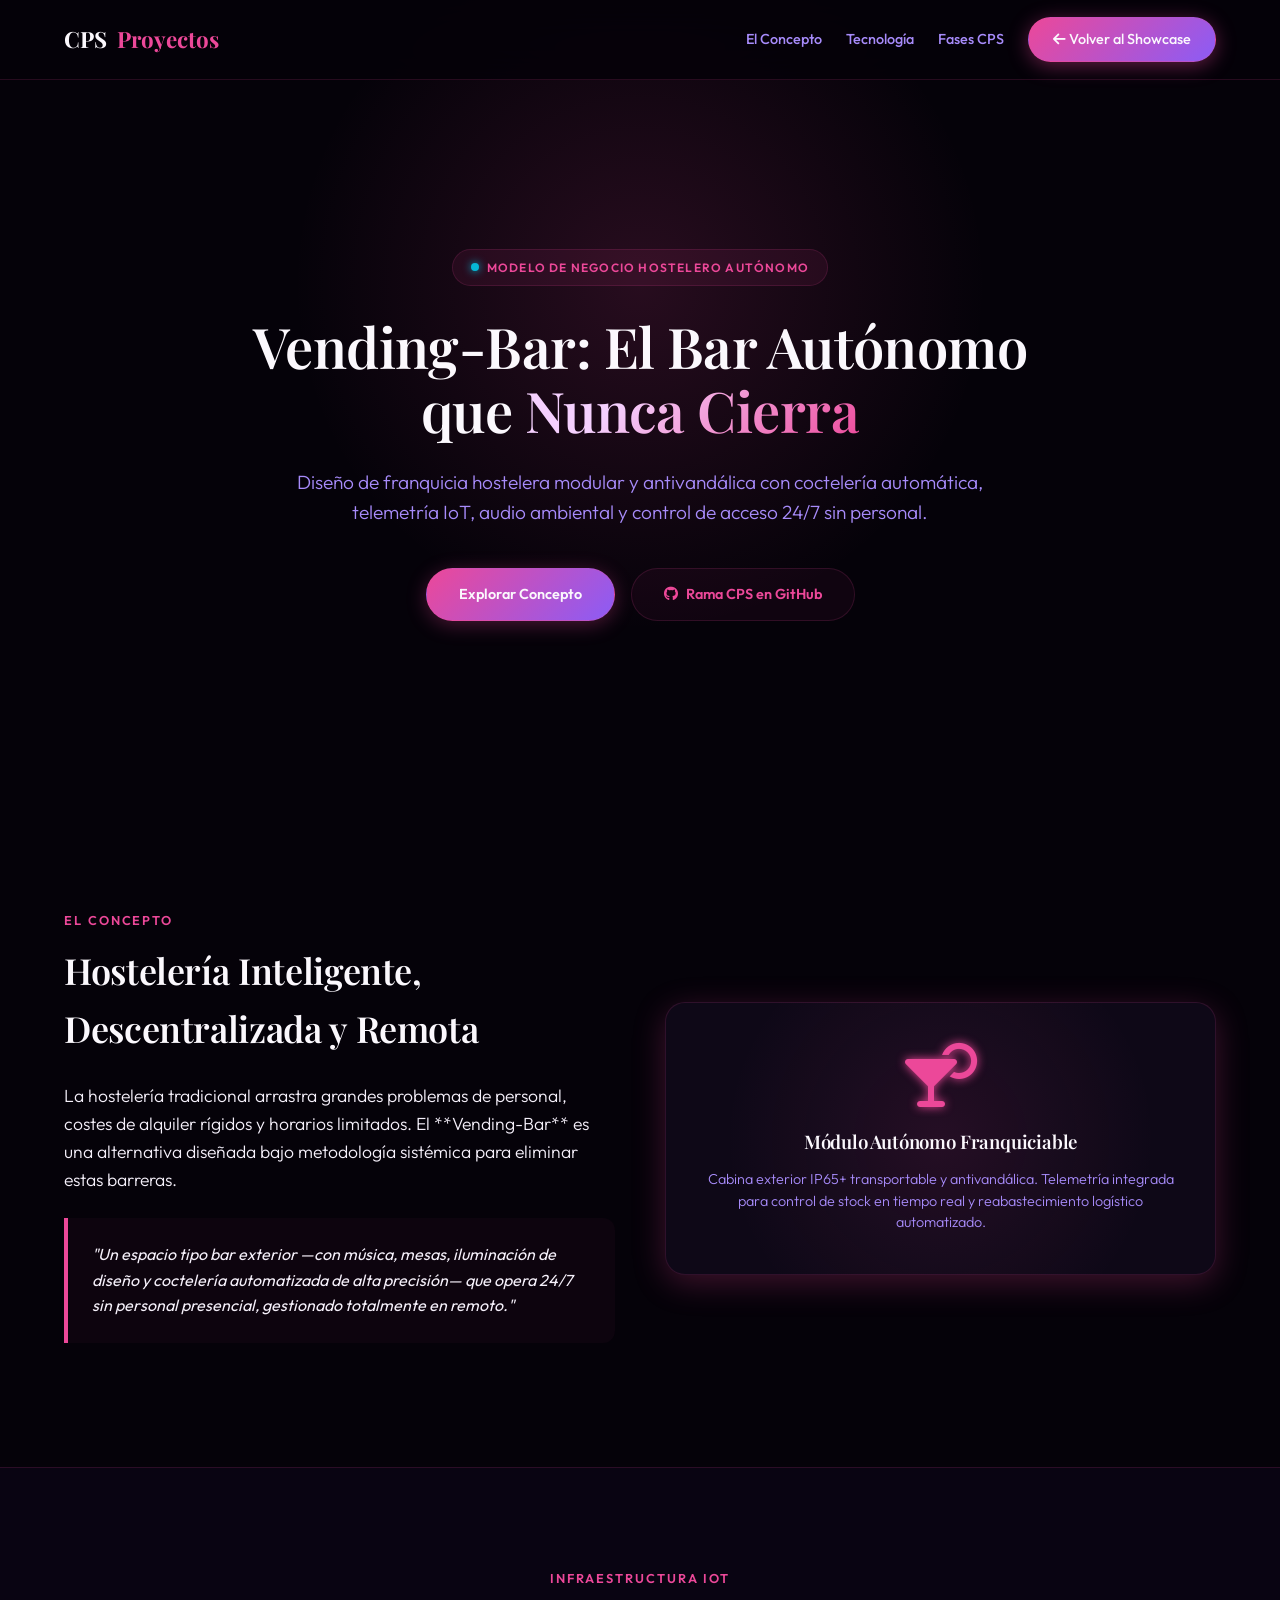
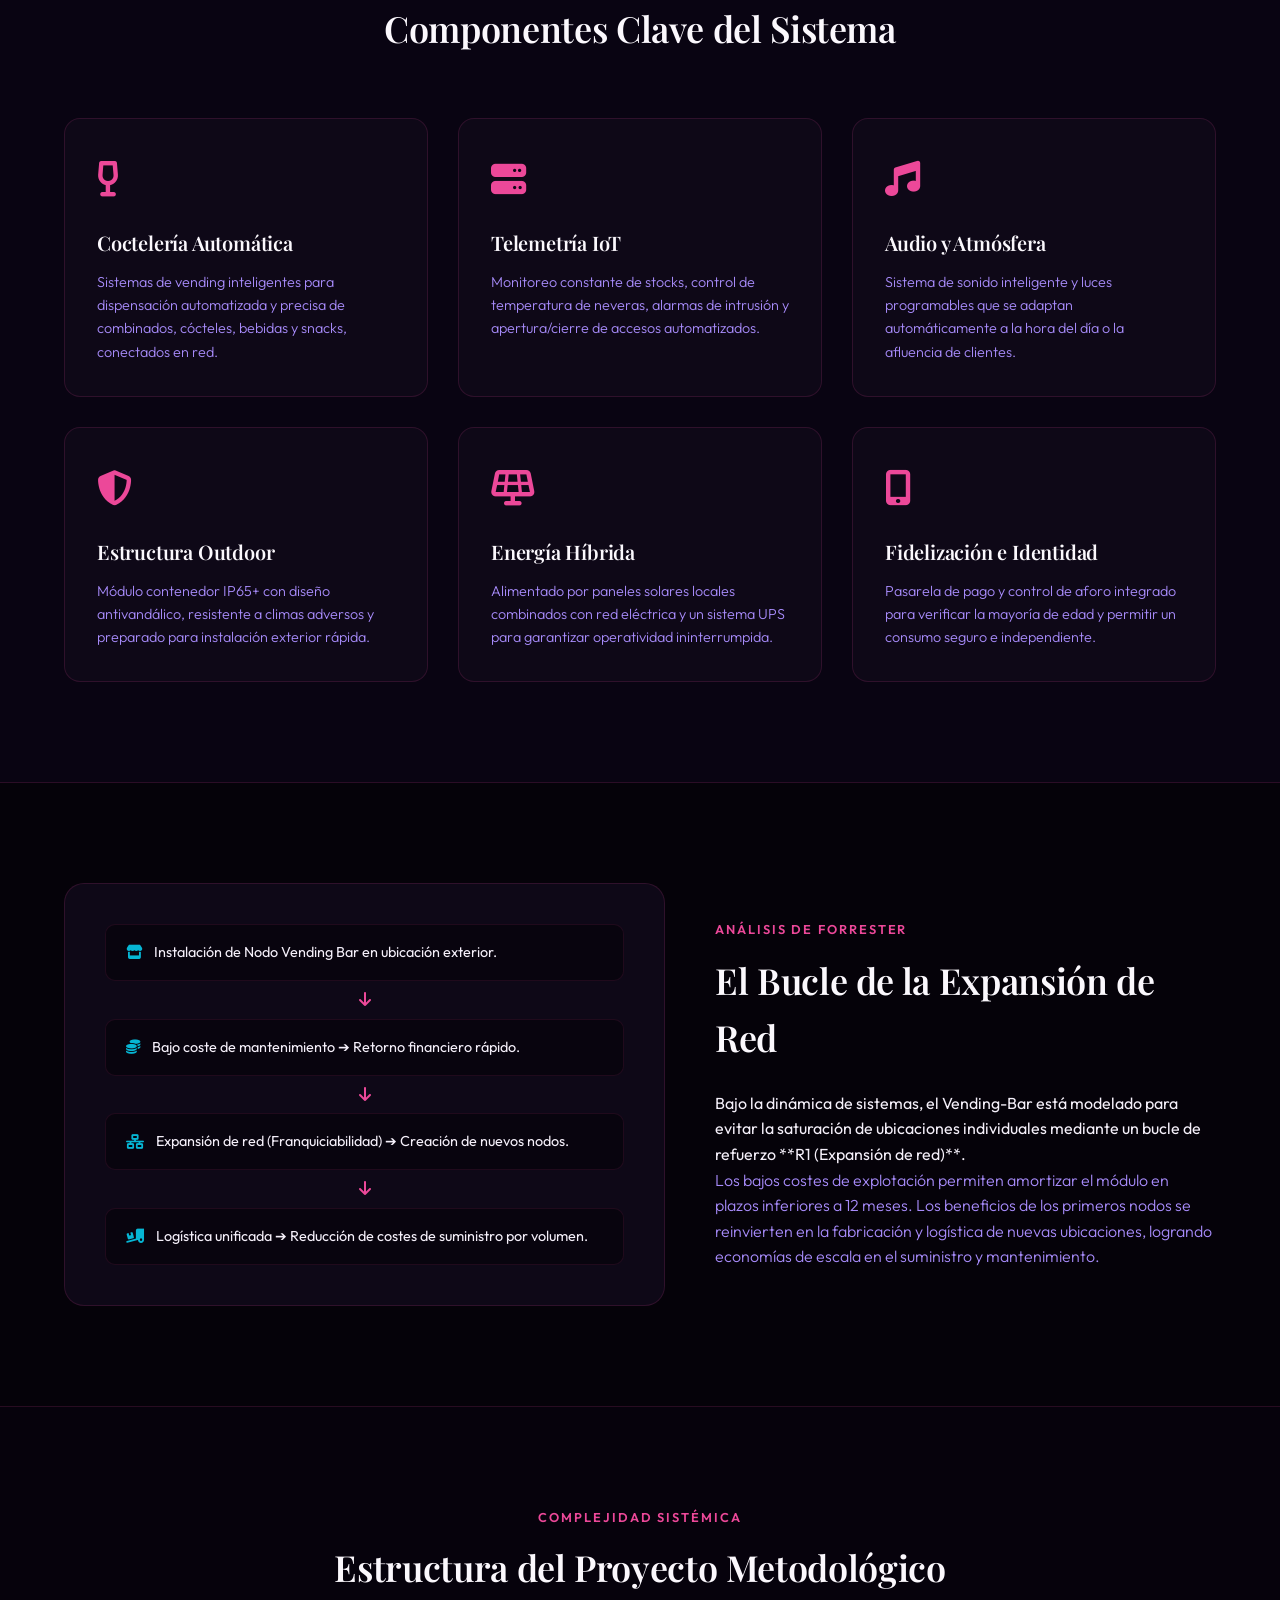
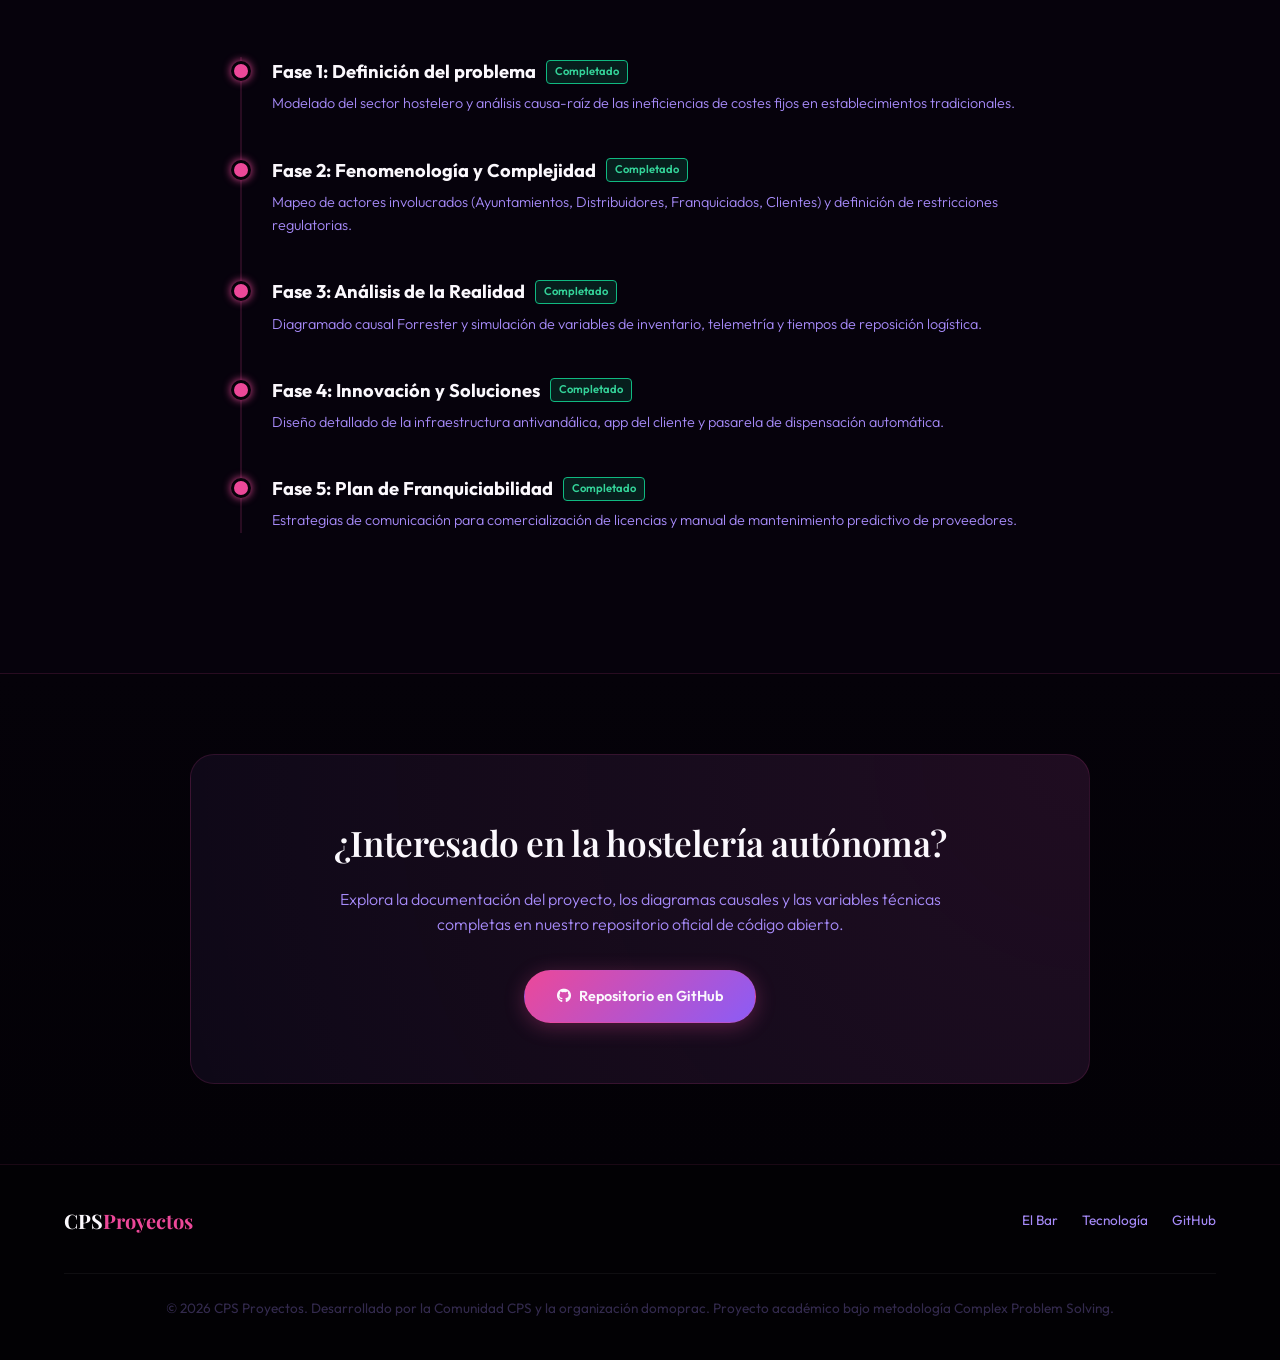
<file: vending-bar/index.html>
<!DOCTYPE html>
<html lang="es">
<head>
  <meta charset="UTF-8">
  <meta name="viewport" content="width=device-width, initial-scale=1.0">
  <title>Vending-Bar — Bar Autónomo Franquiciable 24/7</title>
  <meta name="description" content="Diseño de bar autónomo basado en máquinas de vending, coctelería automática, infraestructura IP65+ y modelo de franquicia escalable de bajo coste operativo.">
  
  <!-- Google Fonts -->
  <link rel="preconnect" href="https://fonts.googleapis.com">
  <link rel="preconnect" href="https://fonts.gstatic.com" crossorigin>
  <link href="https://fonts.googleapis.com/css2?family=Playfair+Display:ital,wght@0,400;0,600;0,700;1,400&family=Outfit:wght@200;300;400;500;600;700&display=swap" rel="stylesheet">
  
  <!-- FontAwesome Icons -->
  <link rel="stylesheet" href="https://cdnjs.cloudflare.com/ajax/libs/font-awesome/6.4.0/css/all.min.css">
  
  <style>
    /* VARIABLES DE MARCA: CYBERPUNK LOUNGE / NEON CLUB */
    :root {
      --bg-dark:       #050209; /* Negro club profundo */
      --bg-card:       #0e0817; /* Violeta noche oscuro */
      --neon-pink:     #ec4899; /* Rosa fucsia neón */
      --neon-purple:   #8b5cf6; /* Púrpura neón */
      --neon-cyan:     #06b6d4; /* Cian eléctrico */
      --pink-glow:     rgba(236, 72, 153, 0.15);
      --cream:         #fbf8fd;
      --text-light:    #f5f0fa;
      --text-muted:    #a78bfa; /* Púrpura apagado */
      --border-dark:   rgba(236, 72, 153, 0.15); /* Borde rosa sutil */
      --transition:    all 0.4s cubic-bezier(0.16, 1, 0.3, 1);
      --shadow-glow:   0 8px 32px rgba(236, 72, 153, 0.25);
    }

    *, *::before, *::after {
      box-sizing: border-box;
      margin: 0;
      padding: 0;
    }

    html {
      scroll-behavior: smooth;
      font-size: 16px;
    }

    body {
      font-family: 'Outfit', sans-serif;
      background-color: var(--bg-dark);
      color: var(--text-light);
      overflow-x: hidden;
      line-height: 1.6;
    }

    h1, h2, h3, .font-serif {
      font-family: 'Playfair Display', serif;
      font-weight: 600;
      letter-spacing: -0.01em;
    }

    .container {
      max-width: 1200px;
      margin: 0 auto;
      padding: 0 24px;
    }

    /* NAVEGACIÓN STICKY */
    nav {
      position: fixed;
      top: 0;
      left: 0;
      right: 0;
      z-index: 100;
      background: rgba(5, 2, 9, 0.85);
      backdrop-filter: blur(20px);
      -webkit-backdrop-filter: blur(20px);
      border-bottom: 1px solid var(--border-dark);
      height: 80px;
      display: flex;
      align-items: center;
      transition: var(--transition);
    }

    .nav-inner {
      display: flex;
      justify-content: space-between;
      align-items: center;
      width: 100%;
    }

    .brand {
      display: flex;
      align-items: center;
      gap: 10px;
      font-family: 'Playfair Display', serif;
      font-size: 1.4rem;
      font-weight: 700;
      color: var(--cream);
      text-decoration: none;
    }

    .brand span {
      color: var(--neon-pink);
    }

    .nav-links {
      display: flex;
      gap: 24px;
      align-items: center;
    }

    .nav-links a {
      color: var(--text-muted);
      text-decoration: none;
      font-size: 0.9rem;
      font-weight: 500;
      transition: var(--transition);
    }

    .nav-links a:hover {
      color: var(--neon-pink);
    }

    .nav-cta {
      background: linear-gradient(135deg, var(--neon-pink) 0%, var(--neon-purple) 100%);
      color: var(--cream) !important;
      padding: 10px 24px;
      border-radius: 50px;
      font-weight: 600;
      font-size: 0.85rem;
      box-shadow: 0 4px 20px rgba(236, 72, 153, 0.4);
      border: 1px solid rgba(236, 72, 153, 0.25);
    }

    .nav-cta:hover {
      transform: translateY(-2px);
      box-shadow: 0 6px 24px rgba(236, 72, 153, 0.6);
    }

    /* HERO SECTION */
    .hero {
      position: relative;
      min-height: 90vh;
      display: flex;
      align-items: center;
      padding-top: 140px;
      padding-bottom: 80px;
      background: 
        linear-gradient(180deg, rgba(5, 2, 9, 0.85) 0%, var(--bg-dark) 100%),
        url('https://images.unsplash.com/photo-1517248135467-4c7edcad34c4?auto=format&fit=crop&w=1920&q=80') center/cover no-repeat;
      text-align: center;
    }

    .hero-glow {
      position: absolute;
      top: 35%;
      left: 50%;
      transform: translate(-50%, -50%);
      width: 700px;
      height: 700px;
      background: radial-gradient(circle, var(--pink-glow) 0%, transparent 70%);
      pointer-events: none;
      z-index: 0;
    }

    .hero-content {
      position: relative;
      z-index: 1;
      max-width: 900px;
      margin: 0 auto;
    }

    .hero-badge {
      display: inline-flex;
      align-items: center;
      gap: 8px;
      background: rgba(236, 72, 153, 0.08);
      border: 1px solid var(--border-dark);
      padding: 8px 18px;
      border-radius: 50px;
      color: var(--neon-pink);
      font-size: 0.75rem;
      font-weight: 600;
      letter-spacing: 0.1em;
      text-transform: uppercase;
      margin-bottom: 28px;
    }

    .hero-badge span {
      display: inline-block;
      width: 8px;
      height: 8px;
      background: var(--neon-cyan);
      border-radius: 50%;
      box-shadow: 0 0 8px var(--neon-cyan);
    }

    .hero-title {
      font-size: 3.5rem;
      line-height: 1.15;
      color: var(--cream);
      margin-bottom: 24px;
    }

    .hero-title span {
      background: linear-gradient(135deg, #f5d0fe 30%, var(--neon-pink) 100%);
      -webkit-background-clip: text;
      -webkit-text-fill-color: transparent;
    }

    .hero-subtitle {
      font-size: 1.2rem;
      color: var(--text-muted);
      max-width: 700px;
      margin: 0 auto 40px auto;
      font-weight: 300;
    }

    .hero-actions {
      display: flex;
      justify-content: center;
      gap: 16px;
    }

    .btn {
      display: inline-flex;
      align-items: center;
      gap: 8px;
      padding: 14px 32px;
      border-radius: 50px;
      font-weight: 600;
      font-size: 0.9rem;
      text-decoration: none;
      transition: var(--transition);
      cursor: pointer;
    }

    .btn-primary {
      background: linear-gradient(135deg, var(--neon-pink) 0%, var(--neon-purple) 100%);
      color: var(--cream);
      border: 1px solid rgba(236, 72, 153, 0.25);
      box-shadow: 0 4px 20px rgba(236, 72, 153, 0.3);
    }

    .btn-primary:hover {
      transform: translateY(-2px);
      box-shadow: 0 8px 28px rgba(236, 72, 153, 0.5);
      border-color: var(--neon-cyan);
    }

    .btn-secondary {
      background: rgba(236, 72, 153, 0.05);
      color: var(--neon-pink);
      border: 1px solid var(--border-dark);
    }

    .btn-secondary:hover {
      background: rgba(236, 72, 153, 0.12);
      transform: translateY(-2px);
      border-color: var(--neon-pink);
    }

    /* CONCEPTO & BENEFICIOS */
    .concept-section {
      padding: 100px 0;
      position: relative;
    }

    .section-header {
      text-align: center;
      margin-bottom: 60px;
    }

    .section-tag {
      color: var(--neon-pink);
      text-transform: uppercase;
      font-size: 0.8rem;
      letter-spacing: 0.15em;
      font-weight: 600;
      margin-bottom: 12px;
      display: block;
    }

    .section-title {
      font-size: 2.25rem;
      color: var(--cream);
    }

    .concept-grid {
      display: grid;
      grid-template-columns: 1fr 1fr;
      gap: 50px;
      align-items: center;
    }

    .concept-text p {
      font-size: 1.1rem;
      margin-bottom: 24px;
      font-weight: 300;
    }

    .highlight-box {
      background: rgba(236, 72, 153, 0.03);
      border-left: 4px solid var(--neon-pink);
      padding: 24px;
      border-radius: 0 12px 12px 0;
      margin-bottom: 24px;
      font-style: italic;
    }

    /* COMPONENTES TÉCNICOS */
    .components-section {
      padding: 100px 0;
      background: #090412;
      border-top: 1px solid var(--border-dark);
      border-bottom: 1px solid var(--border-dark);
    }

    .components-grid {
      display: grid;
      grid-template-columns: repeat(auto-fit, minmax(320px, 1fr));
      gap: 30px;
    }

    .comp-card {
      background: var(--bg-card);
      border: 1px solid var(--border-dark);
      border-radius: 16px;
      padding: 32px;
      transition: var(--transition);
    }

    .comp-card:hover {
      transform: translateY(-5px);
      border-color: var(--neon-cyan);
      box-shadow: var(--shadow-glow);
    }

    .comp-icon {
      font-size: 2.2rem;
      color: var(--neon-pink);
      margin-bottom: 20px;
    }

    .comp-title {
      font-size: 1.25rem;
      margin-bottom: 12px;
      color: var(--cream);
    }

    .comp-desc {
      font-size: 0.9rem;
      color: var(--text-muted);
      font-weight: 300;
    }

    /* BUCLE SISTÉMICO */
    .sistemic-section {
      padding: 100px 0;
    }

    .sistemic-grid {
      display: grid;
      grid-template-columns: 1.2fr 1fr;
      gap: 50px;
      align-items: center;
    }

    .sistemic-visual {
      background: #0e0817;
      border: 1px solid var(--border-dark);
      border-radius: 20px;
      padding: 40px;
      position: relative;
      overflow: hidden;
    }

    .loop-flow {
      display: flex;
      flex-direction: column;
      gap: 16px;
    }

    .flow-step {
      background: rgba(5, 2, 9, 0.6);
      border: 1px solid rgba(236, 72, 153, 0.1);
      padding: 16px 20px;
      border-radius: 10px;
      font-size: 0.9rem;
      display: flex;
      align-items: center;
      gap: 12px;
    }

    .flow-step i {
      color: var(--neon-cyan);
    }

    .flow-arrow {
      text-align: center;
      color: var(--neon-pink);
      font-size: 1rem;
      margin: -10px 0;
    }

    /* TRABAJO ACADÉMICO / FASES */
    .roadmap-section {
      padding: 100px 0;
      background: #06020c;
      border-top: 1px solid var(--border-dark);
      border-bottom: 1px solid var(--border-dark);
    }

    .roadmap-timeline {
      max-width: 800px;
      margin: 50px auto 0 auto;
      position: relative;
      padding-left: 30px;
      border-left: 2px solid rgba(236, 72, 153, 0.15);
    }

    .roadmap-item {
      position: relative;
      margin-bottom: 40px;
    }

    .roadmap-dot {
      position: absolute;
      left: -41px;
      top: 4px;
      width: 20px;
      height: 20px;
      border-radius: 50%;
      background: var(--neon-pink);
      box-shadow: 0 0 8px var(--neon-pink);
      border: 3px solid var(--bg-dark);
    }

    .roadmap-title {
      font-size: 1.15rem;
      color: var(--cream);
      margin-bottom: 6px;
      display: flex;
      align-items: center;
      gap: 10px;
    }

    .roadmap-title span {
      background: rgba(16, 185, 129, 0.15);
      color: #34d399;
      border: 1px solid #10b981;
      font-size: 0.7rem;
      padding: 2px 8px;
      border-radius: 4px;
      font-weight: 600;
    }

    .roadmap-desc {
      font-size: 0.9rem;
      color: var(--text-muted);
      font-weight: 300;
    }

    /* CTA */
    .cta-section {
      padding: 80px 0;
      background: linear-gradient(180deg, var(--bg-dark) 0%, #030106 100%);
    }

    .cta-box {
      background: radial-gradient(circle at top right, rgba(236, 72, 153, 0.08), transparent), var(--bg-card);
      border: 1px solid var(--border-dark);
      border-radius: 24px;
      padding: 60px 40px;
      text-align: center;
      max-width: 900px;
      margin: 0 auto;
    }

    .cta-title {
      font-size: 2.2rem;
      color: var(--cream);
      margin-bottom: 16px;
    }

    .cta-text {
      color: var(--text-muted);
      max-width: 650px;
      margin: 0 auto 32px auto;
      font-size: 1rem;
      font-weight: 300;
    }

    /* FOOTER */
    footer {
      background: #020104;
      border-top: 1px solid rgba(236, 72, 153, 0.1);
      padding: 40px 0;
      color: var(--text-muted);
      font-size: 0.85rem;
    }

    .footer-inner {
      display: flex;
      justify-content: space-between;
      align-items: center;
      flex-wrap: wrap;
      gap: 20px;
    }

    .footer-logo {
      font-family: 'Playfair Display', serif;
      font-size: 1.25rem;
      font-weight: 700;
      color: var(--cream);
    }

    .footer-logo span {
      color: var(--neon-pink);
    }

    .footer-links {
      display: flex;
      gap: 24px;
    }

    .footer-links a {
      color: var(--text-muted);
      text-decoration: none;
      transition: var(--transition);
    }

    .footer-links a:hover {
      color: var(--neon-pink);
    }

    .footer-copyright {
      width: 100%;
      text-align: center;
      border-top: 1px solid rgba(255, 255, 255, 0.05);
      padding-top: 24px;
      margin-top: 16px;
      color: rgba(167, 139, 250, 0.3);
    }

    @media (max-width: 992px) {
      .concept-grid, .sistemic-grid {
        grid-template-columns: 1fr;
        gap: 40px;
      }
    }

    @media (max-width: 768px) {
      .hero-title {
        font-size: 2.4rem;
      }
      .hero-subtitle {
        font-size: 1rem;
      }
      .hero-actions {
        flex-direction: column;
        align-items: center;
      }
      .hero-actions .btn {
        width: 100%;
        max-width: 280px;
        justify-content: center;
      }
    }
  </style>
</head>
<body>

  <!-- NAVEGACIÓN -->
  <nav>
    <div class="container nav-inner">
      <a href="../" class="brand">
        CPS<span>Proyectos</span>
      </a>
      <div class="nav-links">
        <a href="#concepto">El Concepto</a>
        <a href="#componentes">Tecnología</a>
        <a href="#timeline">Fases CPS</a>
        <a href="../" class="nav-btn-back nav-cta">
          <i class="fas fa-arrow-left"></i> Volver al Showcase
        </a>
      </div>
    </div>
  </nav>

  <!-- HERO SECTION -->
  <header class="hero">
    <div class="hero-glow"></div>
    <div class="container hero-content">
      <div class="hero-badge">
        <span></span> Modelo de Negocio Hostelero Autónomo
      </div>
      <h1 class="hero-title">
        Vending-Bar: El Bar Autónomo que <span>Nunca Cierra</span>
      </h1>
      <p class="hero-subtitle">
        Diseño de franquicia hostelera modular y antivandálica con coctelería automática, telemetría IoT, audio ambiental y control de acceso 24/7 sin personal.
      </p>
      <div class="hero-actions">
        <a href="#concepto" class="btn btn-primary">Explorar Concepto</a>
        <a href="https://github.com/domoprac/Vending-Bar/tree/CPS" target="_blank" class="btn btn-secondary">
          <i class="fab fa-github"></i> Rama CPS en GitHub
        </a>
      </div>
    </div>
  </header>

  <!-- CONCEPTO CLAVE -->
  <section id="concepto" class="concept-section">
    <div class="container concept-grid">
      <div class="concept-text">
        <span class="section-tag">El Concepto</span>
        <h2 class="section-title" style="margin-bottom: 24px;">Hostelería Inteligente, Descentralizada y Remota</h2>
        <p>
          La hostelería tradicional arrastra grandes problemas de personal, costes de alquiler rígidos y horarios limitados. El **Vending-Bar** es una alternativa diseñada bajo metodología sistémica para eliminar estas barreras.
        </p>
        <div class="highlight-box">
          "Un espacio tipo bar exterior —con música, mesas, iluminación de diseño y coctelería automatizada de alta precisión— que opera 24/7 sin personal presencial, gestionado totalmente en remoto."
        </div>
      </div>
      <div class="concept-visual" style="text-align: center;">
        <!-- Mockup conceptual de cabina neon -->
        <div style="background: radial-gradient(circle, rgba(236,72,153,0.1) 0%, transparent 70%), #0e0817; border: 1px solid var(--border-dark); border-radius: 20px; padding: 40px; box-shadow: var(--shadow-glow);">
          <i class="fas fa-cocktail" style="font-size: 4rem; color: var(--neon-pink); margin-bottom: 20px; text-shadow: 0 0 10px var(--neon-pink);"></i>
          <h3 style="margin-bottom: 12px; color: var(--cream);">Módulo Autónomo Franquiciable</h3>
          <p style="font-size: 0.9rem; color: var(--text-muted); font-weight: 300; line-height: 1.5;">
            Cabina exterior IP65+ transportable y antivandálica. Telemetría integrada para control de stock en tiempo real y reabastecimiento logístico automatizado.
          </p>
        </div>
      </div>
    </div>
  </section>

  <!-- COMPONENTES TECNOLÓGICOS -->
  <section id="componentes" class="components-section">
    <div class="container">
      <div class="section-header">
        <span class="section-tag">Infraestructura IoT</span>
        <h2 class="section-title">Componentes Clave del Sistema</h2>
      </div>

      <div class="components-grid">
        
        <!-- Coctelería -->
        <div class="comp-card">
          <div class="comp-icon"><i class="fas fa-wine-glass-alt"></i></div>
          <h3 class="comp-title">Coctelería Automática</h3>
          <p class="comp-desc">Sistemas de vending inteligentes para dispensación automatizada y precisa de combinados, cócteles, bebidas y snacks, conectados en red.</p>
        </div>

        <!-- Telemetría -->
        <div class="comp-card">
          <div class="comp-icon"><i class="fas fa-server"></i></div>
          <h3 class="comp-title">Telemetría IoT</h3>
          <p class="comp-desc">Monitoreo constante de stocks, control de temperatura de neveras, alarmas de intrusión y apertura/cierre de accesos automatizados.</p>
        </div>

        <!-- Audio e Iluminación -->
        <div class="comp-card">
          <div class="comp-icon"><i class="fas fa-music"></i></div>
          <h3 class="comp-title">Audio y Atmósfera</h3>
          <p class="comp-desc">Sistema de sonido inteligente y luces programables que se adaptan automáticamente a la hora del día o la afluencia de clientes.</p>
        </div>

        <!-- Seguridad -->
        <div class="comp-card">
          <div class="comp-icon"><i class="fas fa-shield-alt"></i></div>
          <h3 class="comp-title">Estructura Outdoor</h3>
          <p class="comp-desc">Módulo contenedor IP65+ con diseño antivandálico, resistente a climas adversos y preparado para instalación exterior rápida.</p>
        </div>

        <!-- Energía limpia -->
        <div class="comp-card">
          <div class="comp-icon"><i class="fas fa-solar-panel"></i></div>
          <h3 class="comp-title">Energía Híbrida</h3>
          <p class="comp-desc">Alimentado por paneles solares locales combinados con red eléctrica y un sistema UPS para garantizar operatividad ininterrumpida.</p>
        </div>

        <!-- App Cliente -->
        <div class="comp-card">
          <div class="comp-icon"><i class="fas fa-mobile-alt"></i></div>
          <h3 class="comp-title">Fidelización e Identidad</h3>
          <p class="comp-desc">Pasarela de pago y control de aforo integrado para verificar la mayoría de edad y permitir un consumo seguro e independiente.</p>
        </div>

      </div>
    </div>
  </section>

  <!-- DINÁMICA DE SISTEMAS / FORRESTER -->
  <section class="sistemic-section">
    <div class="container sistemic-grid">
      <div class="sistemic-visual">
        <div class="loop-flow">
          <div class="flow-step">
            <i class="fas fa-store"></i>
            <span>Instalación de Nodo Vending Bar en ubicación exterior.</span>
          </div>
          <div class="flow-arrow"><i class="fas fa-arrow-down"></i></div>
          
          <div class="flow-step">
            <i class="fas fa-coins"></i>
            <span>Bajo coste de mantenimiento ➔ Retorno financiero rápido.</span>
          </div>
          <div class="flow-arrow"><i class="fas fa-arrow-down"></i></div>

          <div class="flow-step">
            <i class="fas fa-network-wired"></i>
            <span>Expansión de red (Franquiciabilidad) ➔ Creación de nuevos nodos.</span>
          </div>
          <div class="flow-arrow"><i class="fas fa-arrow-down"></i></div>

          <div class="flow-step">
            <i class="fas fa-truck-loading"></i>
            <span>Logística unificada ➔ Reducción de costes de suministro por volumen.</span>
          </div>
        </div>
      </div>
      
      <div class="sistemic-text">
        <span class="section-tag">Análisis de Forrester</span>
        <h2 class="section-title" style="margin-bottom: 24px;">El Bucle de la Expansión de Red</h2>
        <p>
          Bajo la dinámica de sistemas, el Vending-Bar está modelado para evitar la saturación de ubicaciones individuales mediante un bucle de refuerzo **R1 (Expansión de red)**.
        </p>
        <p style="color: var(--text-muted); font-weight: 300;">
          Los bajos costes de explotación permiten amortizar el módulo en plazos inferiores a 12 meses. Los beneficios de los primeros nodos se reinvierten en la fabricación y logística de nuevas ubicaciones, logrando economías de escala en el suministro y mantenimiento.
        </p>
      </div>
    </div>
  </section>

  <!-- LAS 5 FASES ACADÉMICAS -->
  <section id="timeline" class="roadmap-section">
    <div class="container">
      <div class="section-header">
        <span class="section-tag">Complejidad Sistémica</span>
        <h2 class="section-title">Estructura del Proyecto Metodológico</h2>
      </div>

      <div class="roadmap-timeline">
        
        <div class="roadmap-item">
          <div class="roadmap-dot"></div>
          <h4 class="roadmap-title">Fase 1: Definición del problema <span>Completado</span></h4>
          <p class="roadmap-desc">Modelado del sector hostelero y análisis causa-raíz de las ineficiencias de costes fijos en establecimientos tradicionales.</p>
        </div>

        <div class="roadmap-item">
          <div class="roadmap-dot"></div>
          <h4 class="roadmap-title">Fase 2: Fenomenología y Complejidad <span>Completado</span></h4>
          <p class="roadmap-desc">Mapeo de actores involucrados (Ayuntamientos, Distribuidores, Franquiciados, Clientes) y definición de restricciones regulatorias.</p>
        </div>

        <div class="roadmap-item">
          <div class="roadmap-dot"></div>
          <h4 class="roadmap-title">Fase 3: Análisis de la Realidad <span>Completado</span></h4>
          <p class="roadmap-desc">Diagramado causal Forrester y simulación de variables de inventario, telemetría y tiempos de reposición logística.</p>
        </div>

        <div class="roadmap-item">
          <div class="roadmap-dot"></div>
          <h4 class="roadmap-title">Fase 4: Innovación y Soluciones <span>Completado</span></h4>
          <p class="roadmap-desc">Diseño detallado de la infraestructura antivandálica, app del cliente y pasarela de dispensación automática.</p>
        </div>

        <div class="roadmap-item">
          <div class="roadmap-dot"></div>
          <h4 class="roadmap-title">Fase 5: Plan de Franquiciabilidad <span>Completado</span></h4>
          <p class="roadmap-desc">Estrategias de comunicación para comercialización de licencias y manual de mantenimiento predictivo de proveedores.</p>
        </div>

      </div>
    </div>
  </section>

  <!-- CTA SECCIÓN -->
  <section class="cta-section">
    <div class="container">
      <div class="cta-box">
        <h2 class="cta-title">¿Interesado en la hostelería autónoma?</h2>
        <p class="cta-text">
          Explora la documentación del proyecto, los diagramas causales y las variables técnicas completas en nuestro repositorio oficial de código abierto.
        </p>
        <a href="https://github.com/domoprac/Vending-Bar" target="_blank" class="btn btn-primary">
          <i class="fab fa-github"></i> Repositorio en GitHub
        </a>
      </div>
    </div>
  </section>

  <!-- FOOTER -->
  <footer>
    <div class="container footer-inner">
      <div class="footer-logo">
        CPS<span>Proyectos</span>
      </div>
      <div class="footer-links">
        <a href="#concepto">El Bar</a>
        <a href="#componentes">Tecnología</a>
        <a href="https://github.com/domoprac/Vending-Bar" target="_blank">GitHub</a>
      </div>
      <div class="footer-copyright">
        &copy; 2026 CPS Proyectos. Desarrollado por la Comunidad CPS y la organización domoprac. Proyecto académico bajo metodología Complex Problem Solving.
      </div>
    </div>
  </footer>

</body>
</html>
</file>
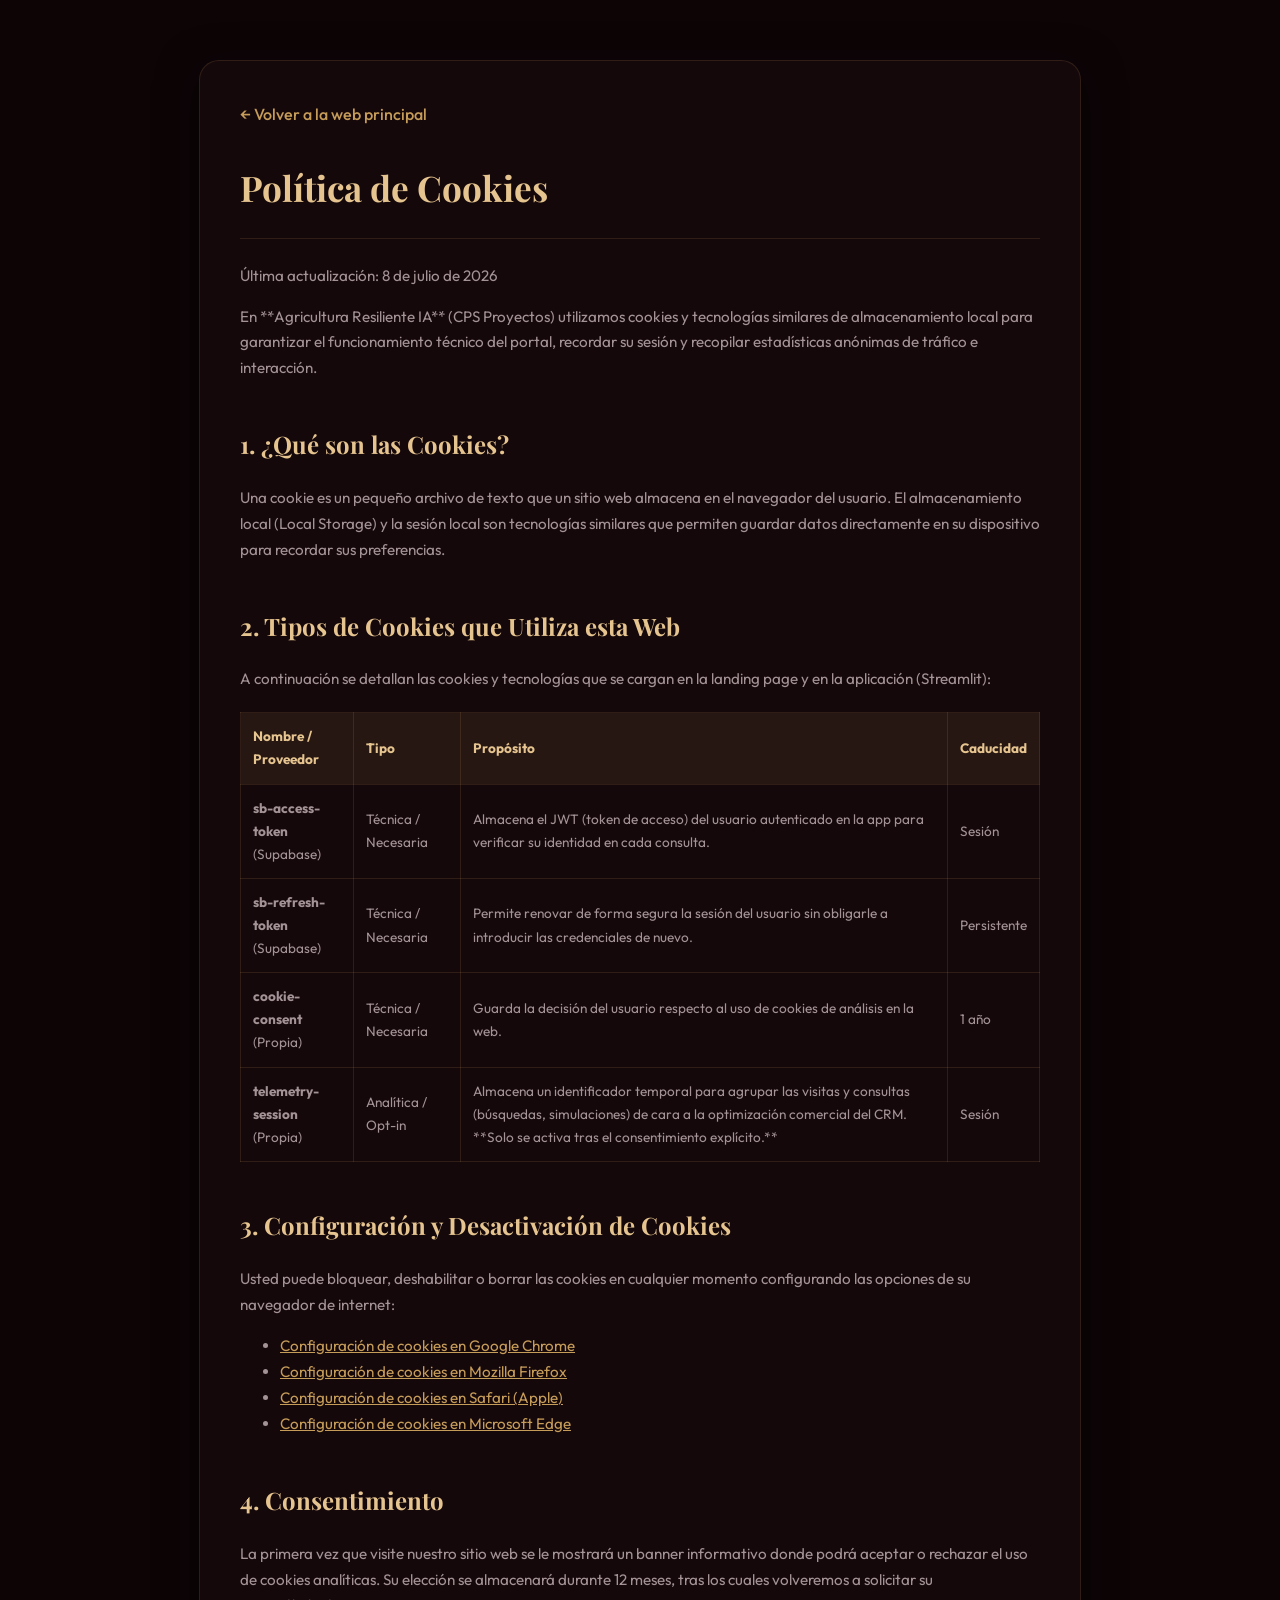
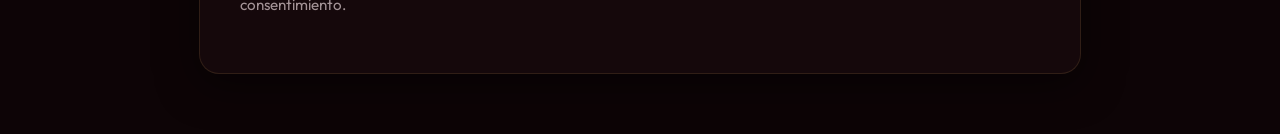
<file: agro/politica_cookies.html>
<!DOCTYPE html>
<html lang="es">
<head>
  <meta charset="UTF-8">
  <meta name="viewport" content="width=device-width, initial-scale=1.0">
  <title>Política de Cookies — Agricultura Resiliente IA</title>
  <link rel="preconnect" href="https://fonts.googleapis.com">
  <link rel="preconnect" href="https://fonts.gstatic.com" crossorigin>
  <link href="https://fonts.googleapis.com/css2?family=Playfair+Display:wght@500;600;700&family=Outfit:wght@300;400;500;600&display=swap" rel="stylesheet">
  <style>
    :root {
      --bg-dark: #0d0406;
      --bg-card: #15080b;
      --gold: #c69c59;
      --gold-light: #e5c48f;
      --cream: #fcfaf6;
      --text-muted: #a39396;
      --border-dark: rgba(198, 156, 89, 0.15);
    }
    body {
      font-family: 'Outfit', sans-serif;
      background-color: var(--bg-dark);
      color: var(--cream);
      line-height: 1.7;
      padding: 60px 24px;
      margin: 0;
    }
    .container {
      max-width: 800px;
      margin: 0 auto;
      background: var(--bg-card);
      border: 1px solid var(--border-dark);
      padding: 40px;
      border-radius: 20px;
      box-shadow: 0 10px 40px rgba(0,0,0,0.5);
    }
    h1, h2, h3 {
      font-family: 'Playfair Display', serif;
      color: var(--gold-light);
      margin-top: 1.8em;
    }
    h1 {
      margin-top: 0;
      font-size: 2.2rem;
      border-bottom: 1px solid var(--border-dark);
      padding-bottom: 20px;
    }
    p, li {
      color: var(--text-muted);
      font-size: 0.95rem;
    }
    a {
      color: var(--gold);
      text-decoration: underline;
    }
    a:hover {
      color: var(--gold-light);
    }
    .back-link {
      display: inline-block;
      margin-bottom: 30px;
      text-decoration: none;
      font-weight: 500;
    }
    table {
      width: 100%;
      border-collapse: collapse;
      margin: 20px 0;
    }
    th, td {
      border: 1px solid var(--border-dark);
      padding: 12px;
      text-align: left;
      font-size: 0.85rem;
    }
    th {
      background: rgba(198, 156, 89, 0.1);
      color: var(--gold-light);
    }
    td {
      color: var(--text-muted);
    }
  </style>
</head>
<body>
  <div class="container">
    <a href="index.html" class="back-link">← Volver a la web principal</a>
    <h1>Política de Cookies</h1>
    <p>Última actualización: 8 de julio de 2026</p>
    
    <p>En **Agricultura Resiliente IA** (CPS Proyectos) utilizamos cookies y tecnologías similares de almacenamiento local para garantizar el funcionamiento técnico del portal, recordar su sesión y recopilar estadísticas anónimas de tráfico e interacción.</p>

    <h2>1. ¿Qué son las Cookies?</h2>
    <p>Una cookie es un pequeño archivo de texto que un sitio web almacena en el navegador del usuario. El almacenamiento local (Local Storage) y la sesión local son tecnologías similares que permiten guardar datos directamente en su dispositivo para recordar sus preferencias.</p>

    <h2>2. Tipos de Cookies que Utiliza esta Web</h2>
    <p>A continuación se detallan las cookies y tecnologías que se cargan en la landing page y en la aplicación (Streamlit):</p>
    
    <table>
      <thead>
        <tr>
          <th>Nombre / Proveedor</th>
          <th>Tipo</th>
          <th>Propósito</th>
          <th>Caducidad</th>
        </tr>
      </thead>
      <tbody>
        <tr>
          <td><strong>sb-access-token</strong><br>(Supabase)</td>
          <td>Técnica / Necesaria</td>
          <td>Almacena el JWT (token de acceso) del usuario autenticado en la app para verificar su identidad en cada consulta.</td>
          <td>Sesión</td>
        </tr>
        <tr>
          <td><strong>sb-refresh-token</strong><br>(Supabase)</td>
          <td>Técnica / Necesaria</td>
          <td>Permite renovar de forma segura la sesión del usuario sin obligarle a introducir las credenciales de nuevo.</td>
          <td>Persistente</td>
        </tr>
        <tr>
          <td><strong>cookie-consent</strong><br>(Propia)</td>
          <td>Técnica / Necesaria</td>
          <td>Guarda la decisión del usuario respecto al uso de cookies de análisis en la web.</td>
          <td>1 año</td>
        </tr>
        <tr>
          <td><strong>telemetry-session</strong><br>(Propia)</td>
          <td>Analítica / Opt-in</td>
          <td>Almacena un identificador temporal para agrupar las visitas y consultas (búsquedas, simulaciones) de cara a la optimización comercial del CRM. **Solo se activa tras el consentimiento explícito.**</td>
          <td>Sesión</td>
        </tr>
      </tbody>
    </table>

    <h2>3. Configuración y Desactivación de Cookies</h2>
    <p>Usted puede bloquear, deshabilitar o borrar las cookies en cualquier momento configurando las opciones de su navegador de internet:</p>
    <ul>
      <li><a href="https://support.google.com/chrome/answer/95647?hl=es" target="_blank">Configuración de cookies en Google Chrome</a></li>
      <li><a href="https://support.mozilla.org/es/kb/habilitar-y-deshabilitar-cookies-sitios-web-rastrear-preferencias" target="_blank">Configuración de cookies en Mozilla Firefox</a></li>
      <li><a href="https://support.apple.com/es-es/guide/safari/sfri11471/mac" target="_blank">Configuración de cookies en Safari (Apple)</a></li>
      <li><a href="https://support.microsoft.com/es-es/windows/eliminar-y-administrar-cookies-168dab11-0753-043d-7c16-ede5947fc64d" target="_blank">Configuración de cookies en Microsoft Edge</a></li>
    </ul>

    <h2>4. Consentimiento</h2>
    <p>La primera vez que visite nuestro sitio web se le mostrará un banner informativo donde podrá aceptar o rechazar el uso de cookies analíticas. Su elección se almacenará durante 12 meses, tras los cuales volveremos a solicitar su consentimiento.</p>
  </div>
</body>
</html>
</file>
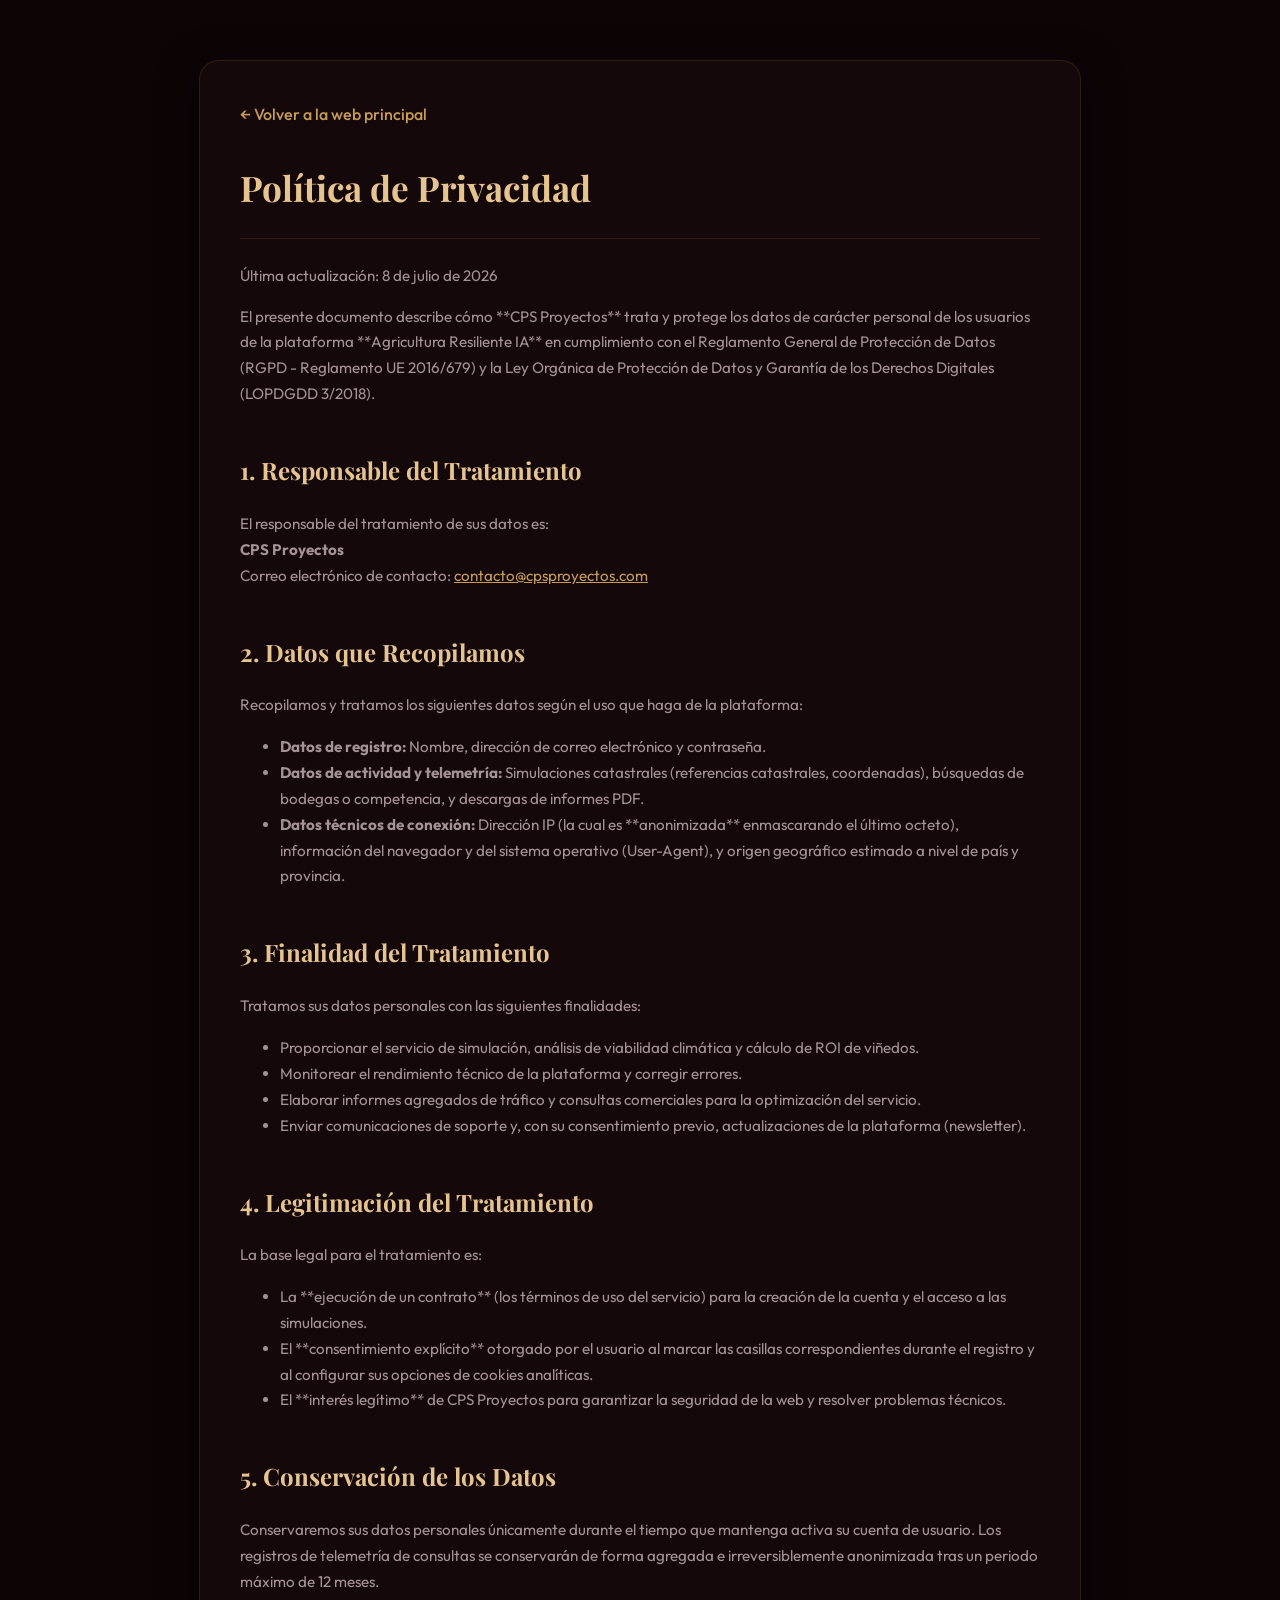
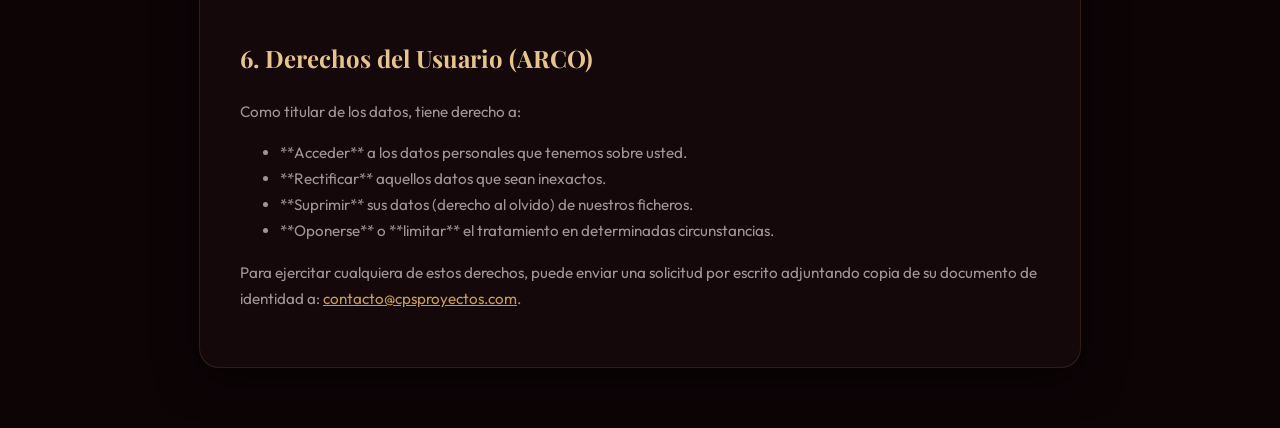
<file: agro/politica_privacidad.html>
<!DOCTYPE html>
<html lang="es">
<head>
  <meta charset="UTF-8">
  <meta name="viewport" content="width=device-width, initial-scale=1.0">
  <title>Política de Privacidad — Agricultura Resiliente IA</title>
  <link rel="preconnect" href="https://fonts.googleapis.com">
  <link rel="preconnect" href="https://fonts.gstatic.com" crossorigin>
  <link href="https://fonts.googleapis.com/css2?family=Playfair+Display:wght@500;600;700&family=Outfit:wght@300;400;500;600&display=swap" rel="stylesheet">
  <style>
    :root {
      --bg-dark: #0d0406;
      --bg-card: #15080b;
      --gold: #c69c59;
      --gold-light: #e5c48f;
      --cream: #fcfaf6;
      --text-muted: #a39396;
      --border-dark: rgba(198, 156, 89, 0.15);
    }
    body {
      font-family: 'Outfit', sans-serif;
      background-color: var(--bg-dark);
      color: var(--cream);
      line-height: 1.7;
      padding: 60px 24px;
      margin: 0;
    }
    .container {
      max-width: 800px;
      margin: 0 auto;
      background: var(--bg-card);
      border: 1px solid var(--border-dark);
      padding: 40px;
      border-radius: 20px;
      box-shadow: 0 10px 40px rgba(0,0,0,0.5);
    }
    h1, h2, h3 {
      font-family: 'Playfair Display', serif;
      color: var(--gold-light);
      margin-top: 1.8em;
    }
    h1 {
      margin-top: 0;
      font-size: 2.2rem;
      border-bottom: 1px solid var(--border-dark);
      padding-bottom: 20px;
    }
    p, li {
      color: var(--text-muted);
      font-size: 0.95rem;
    }
    a {
      color: var(--gold);
      text-decoration: underline;
    }
    a:hover {
      color: var(--gold-light);
    }
    .back-link {
      display: inline-block;
      margin-bottom: 30px;
      text-decoration: none;
      font-weight: 500;
    }
  </style>
</head>
<body>
  <div class="container">
    <a href="index.html" class="back-link">← Volver a la web principal</a>
    <h1>Política de Privacidad</h1>
    <p>Última actualización: 8 de julio de 2026</p>
    
    <p>El presente documento describe cómo **CPS Proyectos** trata y protege los datos de carácter personal de los usuarios de la plataforma **Agricultura Resiliente IA** en cumplimiento con el Reglamento General de Protección de Datos (RGPD - Reglamento UE 2016/679) y la Ley Orgánica de Protección de Datos y Garantía de los Derechos Digitales (LOPDGDD 3/2018).</p>

    <h2>1. Responsable del Tratamiento</h2>
    <p>El responsable del tratamiento de sus datos es:
       <br><strong>CPS Proyectos</strong>
       <br>Correo electrónico de contacto: <a href="mailto:contacto@cpsproyectos.com">contacto@cpsproyectos.com</a>
    </p>

    <h2>2. Datos que Recopilamos</h2>
    <p>Recopilamos y tratamos los siguientes datos según el uso que haga de la plataforma:</p>
    <ul>
      <li><strong>Datos de registro:</strong> Nombre, dirección de correo electrónico y contraseña.</li>
      <li><strong>Datos de actividad y telemetría:</strong> Simulaciones catastrales (referencias catastrales, coordenadas), búsquedas de bodegas o competencia, y descargas de informes PDF.</li>
      <li><strong>Datos técnicos de conexión:</strong> Dirección IP (la cual es **anonimizada** enmascarando el último octeto), información del navegador y del sistema operativo (User-Agent), y origen geográfico estimado a nivel de país y provincia.</li>
    </ul>

    <h2>3. Finalidad del Tratamiento</h2>
    <p>Tratamos sus datos personales con las siguientes finalidades:</p>
    <ul>
      <li>Proporcionar el servicio de simulación, análisis de viabilidad climática y cálculo de ROI de viñedos.</li>
      <li>Monitorear el rendimiento técnico de la plataforma y corregir errores.</li>
      <li>Elaborar informes agregados de tráfico y consultas comerciales para la optimización del servicio.</li>
      <li>Enviar comunicaciones de soporte y, con su consentimiento previo, actualizaciones de la plataforma (newsletter).</li>
    </ul>

    <h2>4. Legitimación del Tratamiento</h2>
    <p>La base legal para el tratamiento es:</p>
    <ul>
      <li>La **ejecución de un contrato** (los términos de uso del servicio) para la creación de la cuenta y el acceso a las simulaciones.</li>
      <li>El **consentimiento explícito** otorgado por el usuario al marcar las casillas correspondientes durante el registro y al configurar sus opciones de cookies analíticas.</li>
      <li>El **interés legítimo** de CPS Proyectos para garantizar la seguridad de la web y resolver problemas técnicos.</li>
    </ul>

    <h2>5. Conservación de los Datos</h2>
    <p>Conservaremos sus datos personales únicamente durante el tiempo que mantenga activa su cuenta de usuario. Los registros de telemetría de consultas se conservarán de forma agregada e irreversiblemente anonimizada tras un periodo máximo de 12 meses.</p>

    <h2>6. Derechos del Usuario (ARCO)</h2>
    <p>Como titular de los datos, tiene derecho a:</p>
    <ul>
      <li>**Acceder** a los datos personales que tenemos sobre usted.</li>
      <li>**Rectificar** aquellos datos que sean inexactos.</li>
      <li>**Suprimir** sus datos (derecho al olvido) de nuestros ficheros.</li>
      <li>**Oponerse** o **limitar** el tratamiento en determinadas circunstancias.</li>
    </ul>
    <p>Para ejercitar cualquiera de estos derechos, puede enviar una solicitud por escrito adjuntando copia de su documento de identidad a: <a href="mailto:contacto@cpsproyectos.com">contacto@cpsproyectos.com</a>.</p>
  </div>
</body>
</html>
</file>
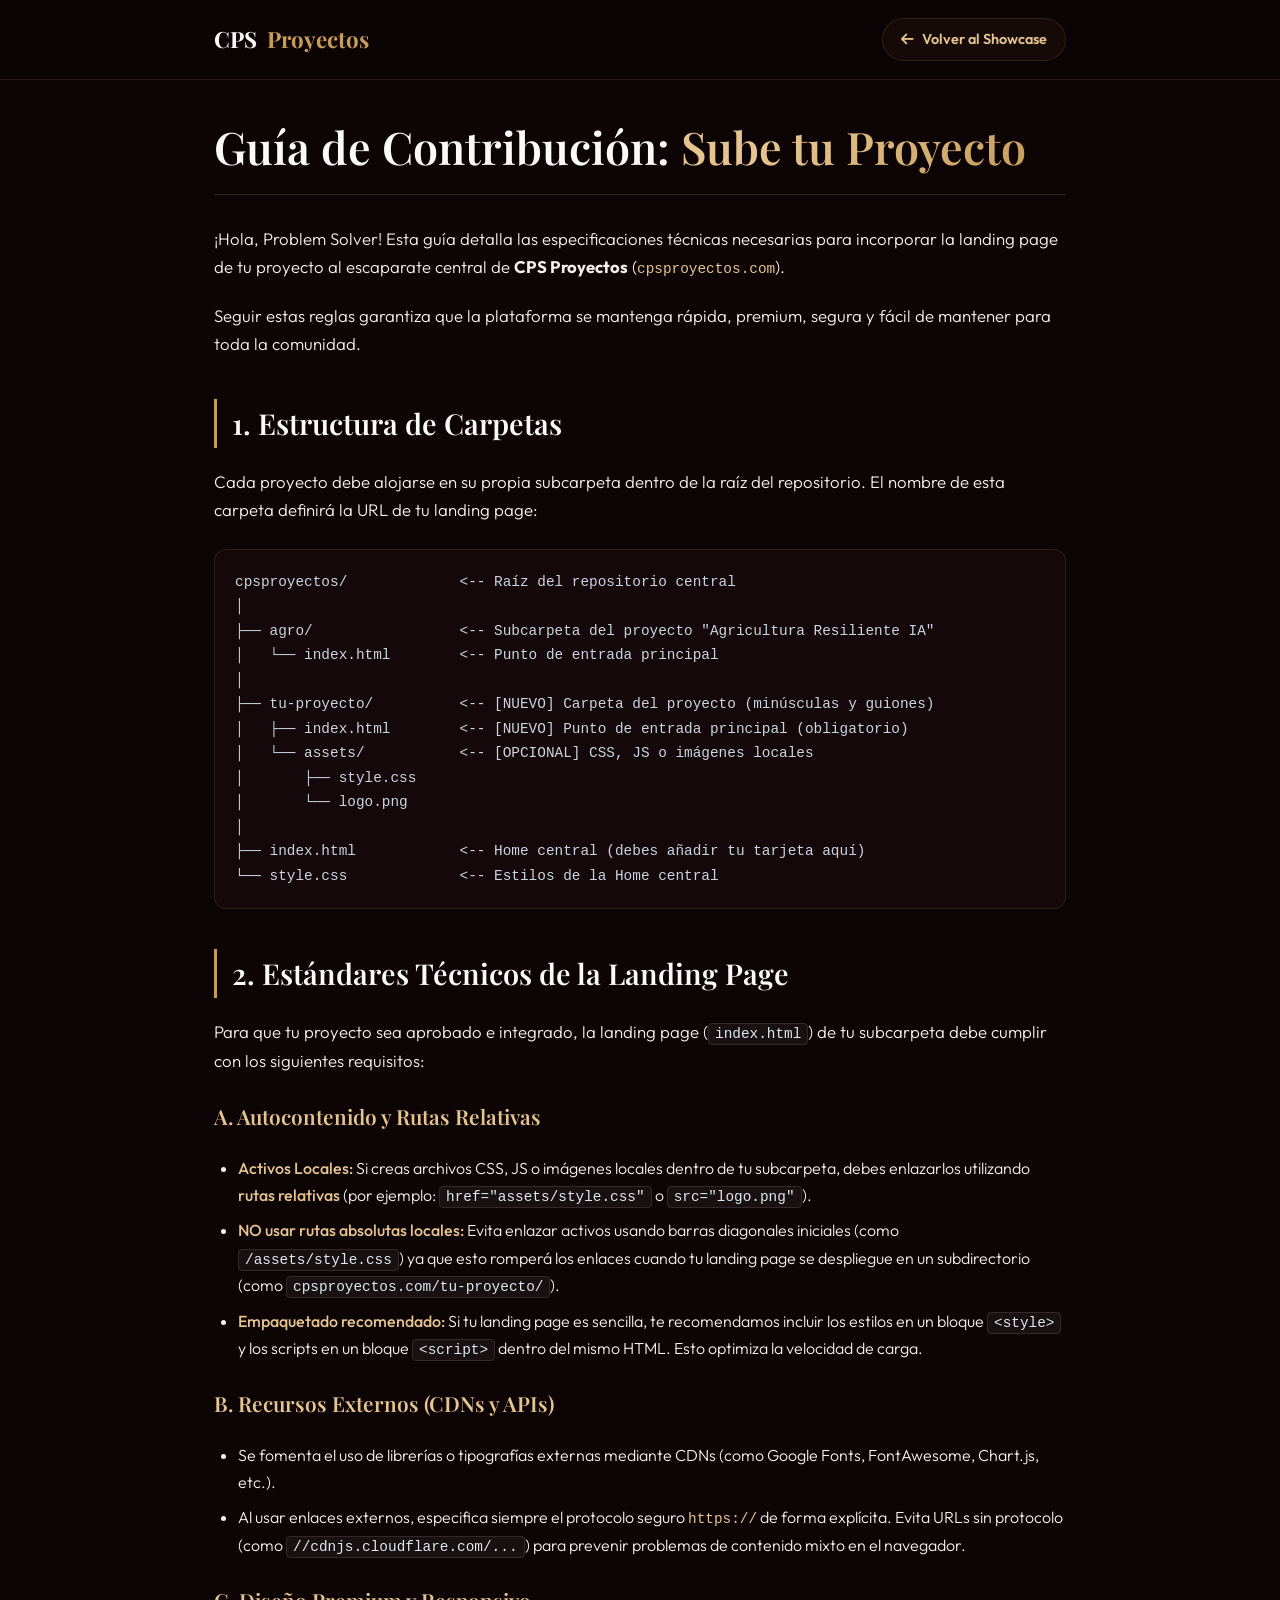
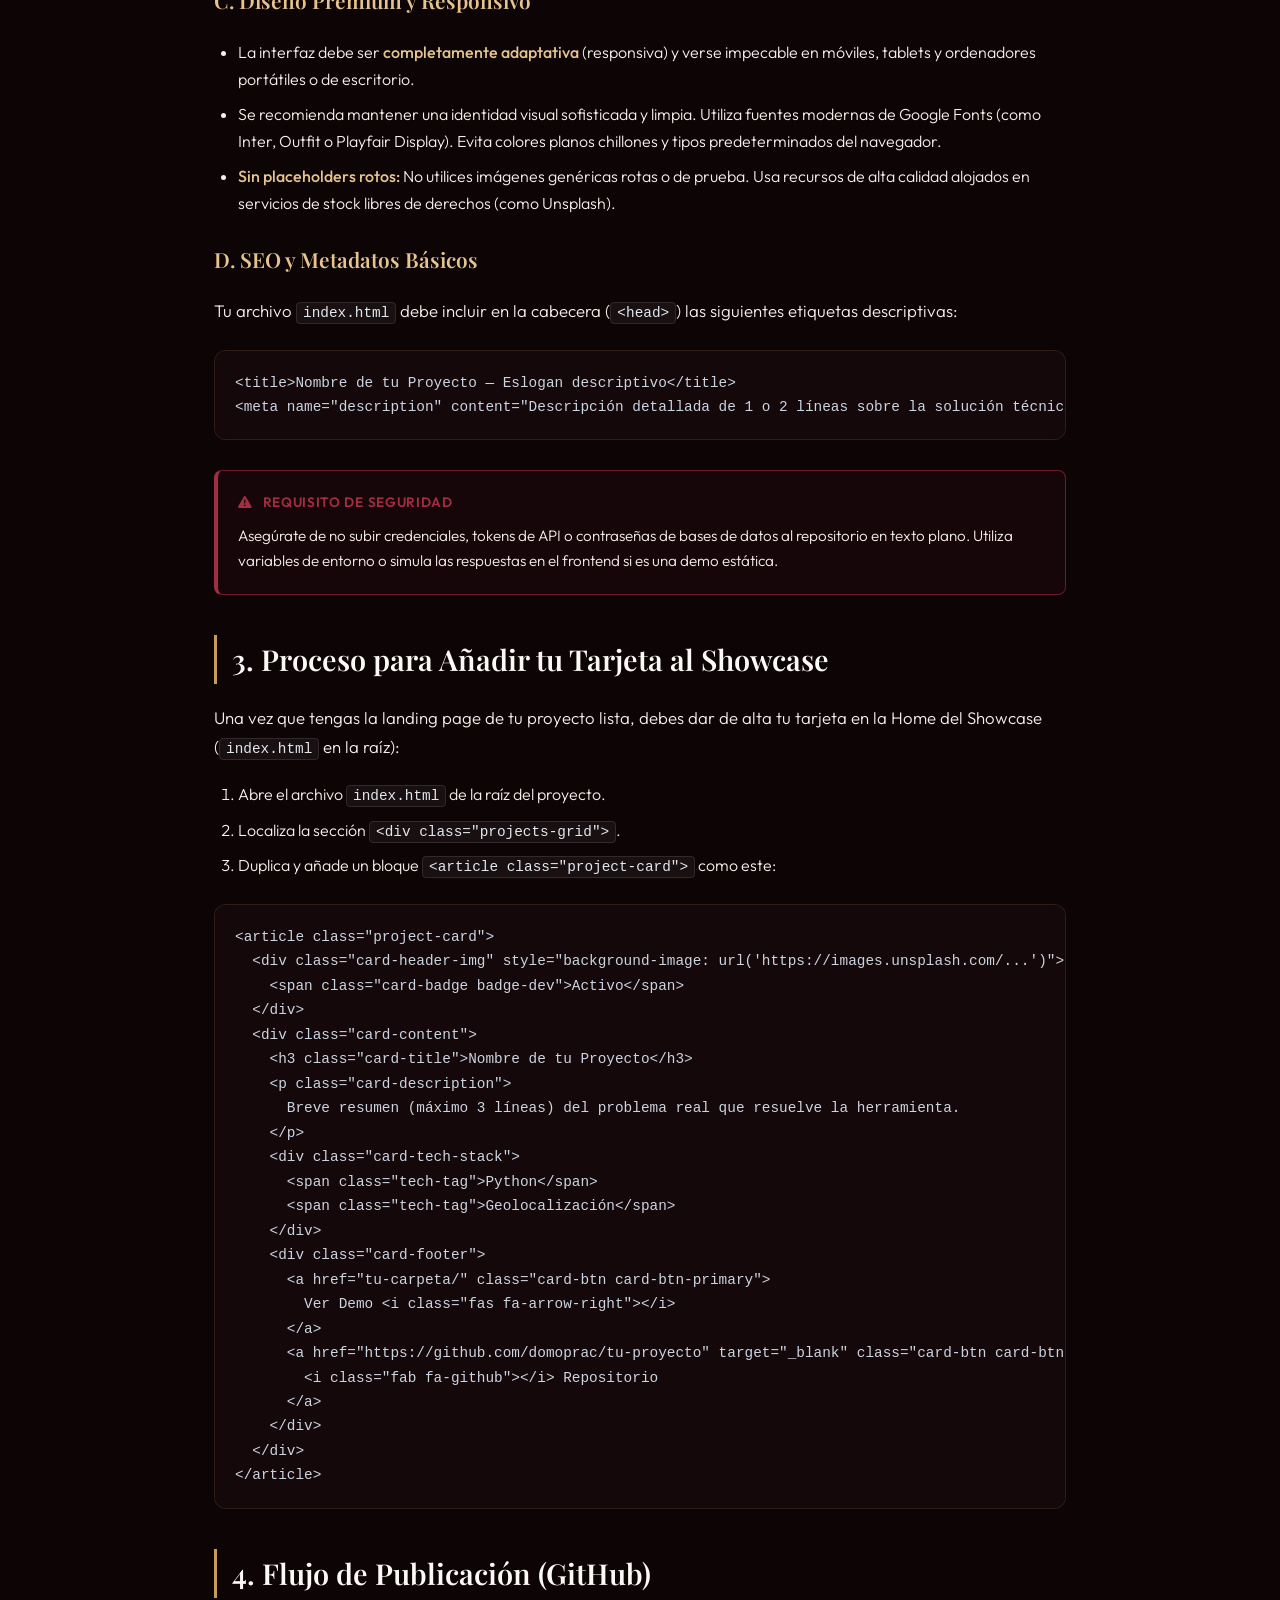
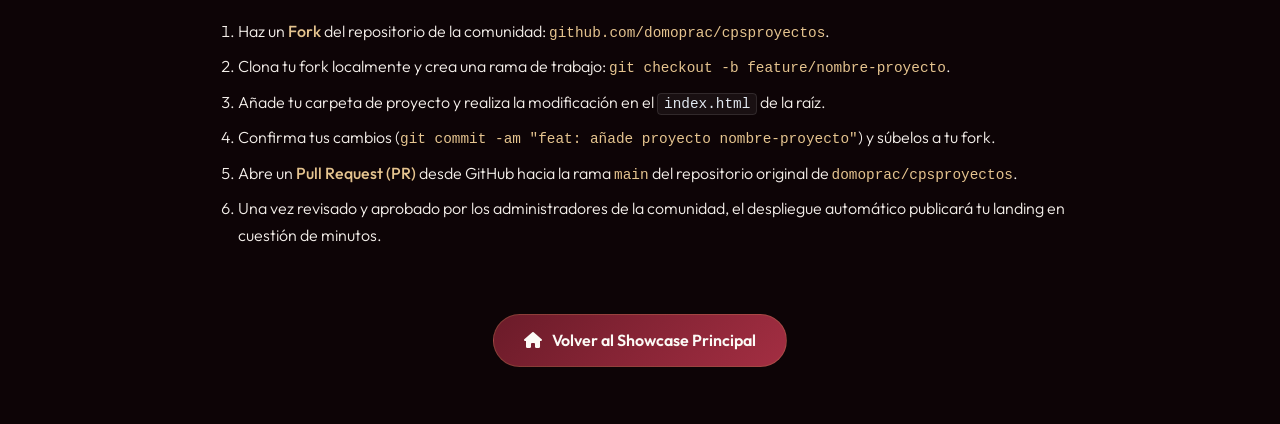
<file: docs/contribucion.html>
<!DOCTYPE html>
<html lang="es">
<head>
  <meta charset="UTF-8">
  <meta name="viewport" content="width=device-width, initial-scale=1.0">
  <title>Guía de Contribución — CPS Proyectos</title>
  <meta name="description" content="Especificaciones técnicas y pautas de diseño para subir tu proyecto al escaparate de CPS Proyectos.">
  
  <!-- Google Fonts -->
  <link rel="preconnect" href="https://fonts.googleapis.com">
  <link rel="preconnect" href="https://fonts.gstatic.com" crossorigin>
  <link href="https://fonts.googleapis.com/css2?family=Playfair+Display:ital,wght@0,400;0,600;0,700;1,400&family=Outfit:wght@200;300;400;500;600;700&display=swap" rel="stylesheet">
  
  <!-- FontAwesome Icons -->
  <link rel="stylesheet" href="https://cdnjs.cloudflare.com/ajax/libs/font-awesome/6.4.0/css/all.min.css">
  
  <style>
    :root {
      --bg-dark:       #0d0406;
      --bg-card:       #15080b;
      --wine:          #6b1b29;
      --wine-light:    #a32e42;
      --wine-glow:     rgba(163, 46, 66, 0.15);
      --gold:          #c69c59;
      --gold-dark:     #9a7337;
      --gold-light:    #e5c48f;
      --cream:         #fcfaf6;
      --text-light:    #f5f0eb;
      --text-muted:    #a39396;
      --border-dark:   rgba(198, 156, 89, 0.15);
      --transition:    all 0.4s cubic-bezier(0.16, 1, 0.3, 1);
    }

    *, *::before, *::after {
      box-sizing: border-box;
      margin: 0;
      padding: 0;
    }

    body {
      font-family: 'Outfit', sans-serif;
      background-color: var(--bg-dark);
      color: var(--text-light);
      line-height: 1.7;
      padding-top: 100px;
      padding-bottom: 60px;
    }

    .container {
      max-width: 900px;
      margin: 0 auto;
      padding: 0 24px;
    }

    /* NAV REUTILIZADO */
    nav {
      position: fixed;
      top: 0;
      left: 0;
      right: 0;
      z-index: 100;
      background: rgba(13, 4, 6, 0.85);
      backdrop-filter: blur(20px);
      -webkit-backdrop-filter: blur(20px);
      border-bottom: 1px solid var(--border-dark);
      height: 80px;
      display: flex;
      align-items: center;
    }

    .nav-inner {
      display: flex;
      justify-content: space-between;
      align-items: center;
      width: 100%;
    }

    .brand {
      display: flex;
      align-items: center;
      gap: 10px;
      font-family: 'Playfair Display', serif;
      font-size: 1.4rem;
      font-weight: 700;
      color: var(--cream);
      text-decoration: none;
    }

    .brand span {
      color: var(--gold);
    }

    .nav-btn-back {
      color: var(--gold-light);
      text-decoration: none;
      font-size: 0.9rem;
      font-weight: 600;
      display: inline-flex;
      align-items: center;
      gap: 8px;
      border: 1px solid var(--border-dark);
      padding: 8px 18px;
      border-radius: 50px;
      background: rgba(198, 156, 89, 0.05);
      transition: var(--transition);
    }

    .nav-btn-back:hover {
      background: rgba(198, 156, 89, 0.15);
      transform: translateX(-3px);
      border-color: var(--gold);
    }

    /* DOCUMENTO */
    h1, h2, h3 {
      font-family: 'Playfair Display', serif;
      color: var(--cream);
      margin-bottom: 20px;
      font-weight: 600;
    }

    h1 {
      font-size: 2.8rem;
      line-height: 1.2;
      margin-top: 20px;
      margin-bottom: 30px;
      border-bottom: 1px solid rgba(198, 156, 89, 0.2);
      padding-bottom: 20px;
    }

    h1 span {
      background: linear-gradient(135deg, var(--gold-light) 30%, var(--gold) 100%);
      -webkit-background-clip: text;
      -webkit-text-fill-color: transparent;
    }

    h2 {
      font-size: 1.8rem;
      margin-top: 40px;
      border-left: 3px solid var(--gold);
      padding-left: 15px;
    }

    h3 {
      font-size: 1.3rem;
      margin-top: 24px;
      color: var(--gold-light);
    }

    p {
      margin-bottom: 20px;
      color: var(--text-light);
      font-size: 1.05rem;
      font-weight: 300;
    }

    ul, ol {
      margin-left: 24px;
      margin-bottom: 24px;
    }

    li {
      margin-bottom: 8px;
      font-weight: 300;
    }

    li strong {
      color: var(--gold-light);
      font-weight: 500;
    }

    /* ALERTA / CALLOUT */
    .alert {
      background: rgba(107, 27, 41, 0.1);
      border: 1px solid var(--wine);
      border-left: 4px solid var(--wine-light);
      padding: 20px;
      border-radius: 8px;
      margin: 30px 0;
    }

    .alert-title {
      font-weight: 600;
      color: var(--wine-light);
      margin-bottom: 8px;
      display: flex;
      align-items: center;
      gap: 10px;
      text-transform: uppercase;
      font-size: 0.85rem;
      letter-spacing: 0.05em;
    }

    .alert p {
      margin-bottom: 0;
      font-size: 0.95rem;
      color: var(--text-light);
    }

    /* CÓDIGO Y ESTRUCTURA DE CARPETAS */
    pre {
      background: var(--bg-card);
      border: 1px solid var(--border-dark);
      padding: 20px;
      border-radius: 12px;
      overflow-x: auto;
      margin: 24px 0;
    }

    code {
      font-family: 'Courier New', Courier, monospace;
      font-size: 0.9rem;
      color: var(--gold-light);
    }

    pre code {
      color: #cbd5e1;
    }

    .code-inline {
      background: rgba(255, 255, 255, 0.05);
      border: 1px solid rgba(255, 255, 255, 0.1);
      padding: 2px 6px;
      border-radius: 4px;
      font-family: monospace;
      font-size: 0.9rem;
      color: #e2e8f0;
    }

    /* BOTONES */
    .btn-back-bottom {
      display: inline-flex;
      align-items: center;
      gap: 10px;
      background: linear-gradient(135deg, var(--wine) 0%, var(--wine-light) 100%);
      color: var(--cream);
      text-decoration: none;
      padding: 12px 30px;
      border-radius: 50px;
      font-weight: 600;
      margin-top: 40px;
      border: 1px solid rgba(198, 156, 89, 0.25);
      transition: var(--transition);
    }

    .btn-back-bottom:hover {
      transform: translateY(-2px);
      box-shadow: 0 6px 24px rgba(163, 46, 66, 0.5);
    }

    /* RESPONSIVIDAD */
    @media (max-width: 768px) {
      body {
        padding-top: 90px;
      }
      h1 {
        font-size: 2.2rem;
      }
      h2 {
        font-size: 1.5rem;
      }
    }
  </style>
</head>
<body>

  <!-- NAVEGACIÓN -->
  <nav>
    <div class="container nav-inner">
      <a href="../" class="brand">
        CPS<span>Proyectos</span>
      </a>
      <a href="../" class="nav-btn-back">
        <i class="fas fa-arrow-left"></i> Volver al Showcase
      </a>
    </div>
  </nav>

  <!-- CONTENIDO DE LA GUÍA -->
  <main class="container">
    <h1>Guía de Contribución: <span>Sube tu Proyecto</span></h1>
    
    <p>¡Hola, Problem Solver! Esta guía detalla las especificaciones técnicas necesarias para incorporar la landing page de tu proyecto al escaparate central de <strong>CPS Proyectos</strong> (<code>cpsproyectos.com</code>).</p>
    
    <p>Seguir estas reglas garantiza que la plataforma se mantenga rápida, premium, segura y fácil de mantener para toda la comunidad.</p>

    <!-- ESTRUCTURA DE CARPETAS -->
    <h2>1. Estructura de Carpetas</h2>
    <p>Cada proyecto debe alojarse en su propia subcarpeta dentro de la raíz del repositorio. El nombre de esta carpeta definirá la URL de tu landing page:</p>
    
    <pre><code>cpsproyectos/             &lt;-- Raíz del repositorio central
│
├── agro/                 &lt;-- Subcarpeta del proyecto "Agricultura Resiliente IA"
│   └── index.html        &lt;-- Punto de entrada principal
│
├── tu-proyecto/          &lt;-- [NUEVO] Carpeta del proyecto (minúsculas y guiones)
│   ├── index.html        &lt;-- [NUEVO] Punto de entrada principal (obligatorio)
│   └── assets/           &lt;-- [OPCIONAL] CSS, JS o imágenes locales
│       ├── style.css
│       └── logo.png
│
├── index.html            &lt;-- Home central (debes añadir tu tarjeta aquí)
└── style.css             &lt;-- Estilos de la Home central</code></pre>

    <!-- ESTÁNDARES TÉCNICOS -->
    <h2>2. Estándares Técnicos de la Landing Page</h2>
    <p>Para que tu proyecto sea aprobado e integrado, la landing page (<code class="code-inline">index.html</code>) de tu subcarpeta debe cumplir con los siguientes requisitos:</p>

    <h3>A. Autocontenido y Rutas Relativas</h3>
    <ul>
      <li><strong>Activos Locales:</strong> Si creas archivos CSS, JS o imágenes locales dentro de tu subcarpeta, debes enlazarlos utilizando <strong>rutas relativas</strong> (por ejemplo: <code class="code-inline">href="assets/style.css"</code> o <code class="code-inline">src="logo.png"</code>).</li>
      <li><strong>NO usar rutas absolutas locales:</strong> Evita enlazar activos usando barras diagonales iniciales (como <code class="code-inline">/assets/style.css</code>) ya que esto romperá los enlaces cuando tu landing page se despliegue en un subdirectorio (como <code class="code-inline">cpsproyectos.com/tu-proyecto/</code>).</li>
      <li><strong>Empaquetado recomendado:</strong> Si tu landing page es sencilla, te recomendamos incluir los estilos en un bloque <code class="code-inline">&lt;style&gt;</code> y los scripts en un bloque <code class="code-inline">&lt;script&gt;</code> dentro del mismo HTML. Esto optimiza la velocidad de carga.</li>
    </ul>

    <h3>B. Recursos Externos (CDNs y APIs)</h3>
    <ul>
      <li>Se fomenta el uso de librerías o tipografías externas mediante CDNs (como Google Fonts, FontAwesome, Chart.js, etc.).</li>
      <li>Al usar enlaces externos, especifica siempre el protocolo seguro <strong><code>https://</code></strong> de forma explícita. Evita URLs sin protocolo (como <code class="code-inline">//cdnjs.cloudflare.com/...</code>) para prevenir problemas de contenido mixto en el navegador.</li>
    </ul>

    <h3>C. Diseño Premium y Responsivo</h3>
    <ul>
      <li>La interfaz debe ser <strong>completamente adaptativa</strong> (responsiva) y verse impecable en móviles, tablets y ordenadores portátiles o de escritorio.</li>
      <li>Se recomienda mantener una identidad visual sofisticada y limpia. Utiliza fuentes modernas de Google Fonts (como Inter, Outfit o Playfair Display). Evita colores planos chillones y tipos predeterminados del navegador.</li>
      <li><strong>Sin placeholders rotos:</strong> No utilices imágenes genéricas rotas o de prueba. Usa recursos de alta calidad alojados en servicios de stock libres de derechos (como Unsplash).</li>
    </ul>

    <h3>D. SEO y Metadatos Básicos</h3>
    <p>Tu archivo <code class="code-inline">index.html</code> debe incluir en la cabecera (<code class="code-inline">&lt;head&gt;</code>) las siguientes etiquetas descriptivas:</p>
    <pre><code>&lt;title&gt;Nombre de tu Proyecto — Eslogan descriptivo&lt;/title&gt;
&lt;meta name="description" content="Descripción detallada de 1 o 2 líneas sobre la solución técnica que ofrece tu proyecto."&gt;</code></pre>

    <!-- ALERTA IMPORTANTE -->
    <div class="alert">
      <div class="alert-title">
        <i class="fas fa-exclamation-triangle"></i> Requisito de Seguridad
      </div>
      <p>Asegúrate de no subir credenciales, tokens de API o contraseñas de bases de datos al repositorio en texto plano. Utiliza variables de entorno o simula las respuestas en el frontend si es una demo estática.</p>
    </div>

    <!-- CÓMO AÑADIR LA TARJETA -->
    <h2>3. Proceso para Añadir tu Tarjeta al Showcase</h2>
    <p>Una vez que tengas la landing page de tu proyecto lista, debes dar de alta tu tarjeta en la Home del Showcase (<code class="code-inline">index.html</code> en la raíz):</p>
    
    <ol>
      <li>Abre el archivo <code class="code-inline">index.html</code> de la raíz del proyecto.</li>
      <li>Localiza la sección <code class="code-inline">&lt;div class="projects-grid"&gt;</code>.</li>
      <li>Duplica y añade un bloque <code class="code-inline">&lt;article class="project-card"&gt;</code> como este:</li>
    </ol>

    <pre><code>&lt;article class="project-card"&gt;
  &lt;div class="card-header-img" style="background-image: url('https://images.unsplash.com/...')"&gt;
    &lt;span class="card-badge badge-dev"&gt;Activo&lt;/span&gt;
  &lt;/div&gt;
  &lt;div class="card-content"&gt;
    &lt;h3 class="card-title"&gt;Nombre de tu Proyecto&lt;/h3&gt;
    &lt;p class="card-description"&gt;
      Breve resumen (máximo 3 líneas) del problema real que resuelve la herramienta.
    &lt;/p&gt;
    &lt;div class="card-tech-stack"&gt;
      &lt;span class="tech-tag"&gt;Python&lt;/span&gt;
      &lt;span class="tech-tag"&gt;Geolocalización&lt;/span&gt;
    &lt;/div&gt;
    &lt;div class="card-footer"&gt;
      &lt;a href="tu-carpeta/" class="card-btn card-btn-primary"&gt;
        Ver Demo &lt;i class="fas fa-arrow-right"&gt;&lt;/i&gt;
      &lt;/a&gt;
      &lt;a href="https://github.com/domoprac/tu-proyecto" target="_blank" class="card-btn card-btn-secondary"&gt;
        &lt;i class="fab fa-github"&gt;&lt;/i&gt; Repositorio
      &lt;/a&gt;
    &lt;/div&gt;
  &lt;/div&gt;
&lt;/article&gt;</code></pre>

    <!-- FLUJO DE PUBLICACIÓN -->
    <h2>4. Flujo de Publicación (GitHub)</h2>
    <ol>
      <li>Haz un <strong>Fork</strong> del repositorio de la comunidad: <code>github.com/domoprac/cpsproyectos</code>.</li>
      <li>Clona tu fork localmente y crea una rama de trabajo: <code>git checkout -b feature/nombre-proyecto</code>.</li>
      <li>Añade tu carpeta de proyecto y realiza la modificación en el <code class="code-inline">index.html</code> de la raíz.</li>
      <li>Confirma tus cambios (<code>git commit -am "feat: añade proyecto nombre-proyecto"</code>) y súbelos a tu fork.</li>
      <li>Abre un <strong>Pull Request (PR)</strong> desde GitHub hacia la rama <code>main</code> del repositorio original de <code>domoprac/cpsproyectos</code>.</li>
      <li>Una vez revisado y aprobado por los administradores de la comunidad, el despliegue automático publicará tu landing en cuestión de minutos.</li>
    </ol>

    <div style="text-align: center;">
      <a href="../" class="btn-back-bottom">
        <i class="fas fa-home"></i> Volver al Showcase Principal
      </a>
    </div>
  </main>

</body>
</html>
</file>
<file: style.css>
/* ==========================================================================
   CPS PROYECTOS — HOJA DE ESTILOS CENTRAL (TEMA PREMIUM OSCURO)
   ========================================================================== */

:root {
  --bg-dark:       #0d0406; /* Negro vino profundo */
  --bg-card:       #15080b; /* Fondo de tarjeta tintado de uva/vino */
  --wine:          #6b1b29; /* Borgoña oscuro */
  --wine-light:    #a32e42; /* Burdeos vivo */
  --wine-glow:     rgba(163, 46, 66, 0.15); /* Resplandor rojo vino */
  --gold:          #c69c59; /* Dorado envejecido */
  --gold-dark:     #9a7337; /* Dorado oscuro */
  --gold-light:    #e5c48f; /* Dorado brillante */
  --cream:         #fcfaf6; /* Crema suave */
  --text-light:    #f5f0eb; /* Texto principal claro */
  --text-muted:    #a39396; /* Texto secundario apagado */
  --border-dark:   rgba(198, 156, 89, 0.15); /* Bordes dorados sutiles */
  --border-light:  rgba(163, 46, 66, 0.2); /* Bordes rojizos sutiles */
  --transition:    all 0.4s cubic-bezier(0.16, 1, 0.3, 1);
  --shadow-glow:   0 8px 32px rgba(107, 27, 41, 0.2);
}

/* 1. RESET Y ESTILOS BASE */
*, *::before, *::after {
  box-sizing: border-box;
  margin: 0;
  padding: 0;
}

html {
  scroll-behavior: smooth;
  font-size: 16px;
}

body {
  font-family: 'Outfit', sans-serif;
  background-color: var(--bg-dark);
  color: var(--text-light);
  overflow-x: hidden;
  line-height: 1.6;
}

/* 2. TIPOGRAFÍA */
h1, h2, h3, .font-serif {
  font-family: 'Playfair Display', serif;
  font-weight: 600;
  letter-spacing: -0.01em;
}

/* Contenedor responsivo */
.container {
  max-width: 1200px;
  margin: 0 auto;
  padding: 0 24px;
}

/* 3. NAVEGACIÓN PREMIUM */
nav {
  position: fixed;
  top: 0;
  left: 0;
  right: 0;
  z-index: 100;
  background: rgba(13, 4, 6, 0.85);
  backdrop-filter: blur(20px);
  -webkit-backdrop-filter: blur(20px);
  border-bottom: 1px solid var(--border-dark);
  height: 80px;
  display: flex;
  align-items: center;
  transition: var(--transition);
}

nav.scrolled {
  height: 70px;
  background: rgba(13, 4, 6, 0.95);
  border-bottom-color: rgba(198, 156, 89, 0.3);
}

.nav-inner {
  display: flex;
  justify-content: space-between;
  align-items: center;
  width: 100%;
}

.brand {
  display: flex;
  align-items: center;
  gap: 10px;
  font-family: 'Playfair Display', serif;
  font-size: 1.4rem;
  font-weight: 700;
  color: var(--cream);
  text-decoration: none;
  letter-spacing: -0.02em;
}

.brand span {
  color: var(--gold);
}

.nav-links {
  display: flex;
  gap: 32px;
  align-items: center;
}

.nav-links a {
  color: var(--text-muted);
  text-decoration: none;
  font-size: 0.9rem;
  font-weight: 500;
  transition: var(--transition);
}

.nav-links a:hover {
  color: var(--gold);
}

.nav-cta {
  background: linear-gradient(135deg, var(--wine) 0%, var(--wine-light) 100%);
  color: var(--cream) !important;
  padding: 10px 24px;
  border-radius: 50px;
  font-weight: 600;
  font-size: 0.85rem;
  box-shadow: 0 4px 20px rgba(107, 27, 41, 0.4);
  border: 1px solid rgba(198, 156, 89, 0.25);
  display: flex;
  align-items: center;
  gap: 8px;
}

.nav-cta:hover {
  transform: translateY(-2px);
  box-shadow: 0 6px 24px rgba(163, 46, 66, 0.6);
}

/* 4. HERO SECTION (CINEMÁTICO) */
.hero {
  position: relative;
  min-height: 75vh;
  display: flex;
  align-items: center;
  padding-top: 140px;
  padding-bottom: 80px;
  background: 
    linear-gradient(180deg, rgba(13, 4, 6, 0.8) 0%, var(--bg-dark) 100%),
    url('https://images.unsplash.com/photo-1451187580459-43490279c0fa?auto=format&fit=crop&w=1920&q=80') center/cover no-repeat;
  text-align: center;
}

.hero-glow {
  position: absolute;
  top: 40%;
  left: 50%;
  transform: translate(-50%, -50%);
  width: 600px;
  height: 600px;
  background: radial-gradient(circle, var(--wine-glow) 0%, transparent 70%);
  pointer-events: none;
  z-index: 0;
}

.hero-content {
  position: relative;
  z-index: 1;
  max-width: 800px;
  margin: 0 auto;
}

.hero-badge {
  display: inline-flex;
  align-items: center;
  gap: 8px;
  background: rgba(198, 156, 89, 0.08);
  border: 1px solid var(--border-dark);
  padding: 8px 18px;
  border-radius: 50px;
  color: var(--gold-light);
  font-size: 0.75rem;
  font-weight: 600;
  letter-spacing: 0.1em;
  text-transform: uppercase;
  margin-bottom: 28px;
  backdrop-filter: blur(10px);
}

.hero-badge span {
  display: inline-block;
  width: 8px;
  height: 8px;
  background: var(--gold);
  border-radius: 50%;
  box-shadow: 0 0 8px var(--gold);
}

.hero-title {
  font-size: 3.5rem;
  line-height: 1.15;
  color: var(--cream);
  margin-bottom: 24px;
}

.hero-title span {
  background: linear-gradient(135deg, var(--gold-light) 30%, var(--gold) 100%);
  -webkit-background-clip: text;
  -webkit-text-fill-color: transparent;
}

.hero-subtitle {
  font-size: 1.15rem;
  color: var(--text-muted);
  max-width: 650px;
  margin: 0 auto 36px auto;
  font-weight: 300;
}

.hero-actions {
  display: flex;
  justify-content: center;
  gap: 16px;
}

.btn {
  display: inline-flex;
  align-items: center;
  gap: 8px;
  padding: 12px 30px;
  border-radius: 50px;
  font-weight: 600;
  font-size: 0.9rem;
  text-decoration: none;
  transition: var(--transition);
  cursor: pointer;
}

.btn-primary {
  background: linear-gradient(135deg, var(--wine) 0%, var(--wine-light) 100%);
  color: var(--cream);
  border: 1px solid rgba(198, 156, 89, 0.25);
  box-shadow: 0 4px 20px rgba(107, 27, 41, 0.3);
}

.btn-primary:hover {
  transform: translateY(-2px);
  box-shadow: 0 8px 28px rgba(163, 46, 66, 0.5);
  border-color: var(--gold);
}

.btn-secondary {
  background: rgba(198, 156, 89, 0.05);
  color: var(--gold-light);
  border: 1px solid var(--border-dark);
}

.btn-secondary:hover {
  background: rgba(198, 156, 89, 0.12);
  transform: translateY(-2px);
  border-color: var(--gold);
}

/* 5. GRID SHOWCASE (PROYECTOS) */
.showcase-section {
  padding: 100px 0;
  background-color: var(--bg-dark);
  position: relative;
}

.section-header {
  text-align: center;
  margin-bottom: 60px;
}

.section-tag {
  color: var(--gold);
  text-transform: uppercase;
  font-size: 0.8rem;
  letter-spacing: 0.15em;
  font-weight: 600;
  margin-bottom: 12px;
  display: block;
}

.section-title {
  font-size: 2.25rem;
  color: var(--cream);
}

.projects-grid {
  display: grid;
  grid-template-columns: repeat(auto-fill, minmax(350px, 1fr));
  gap: 32px;
}

/* TARJETAS DE PROYECTO PREMIUM */
.project-card {
  background: var(--bg-card);
  border: 1px solid var(--border-dark);
  border-radius: 16px;
  overflow: hidden;
  transition: var(--transition);
  display: flex;
  flex-direction: column;
  position: relative;
}

.project-card:hover {
  transform: translateY(-6px);
  border-color: rgba(198, 156, 89, 0.4);
  box-shadow: var(--shadow-glow);
}

.card-header-img {
  height: 200px;
  position: relative;
  background-size: cover;
  background-position: center;
  overflow: hidden;
}

.card-header-img::before {
  content: '';
  position: absolute;
  top: 0;
  left: 0;
  right: 0;
  bottom: 0;
  background: linear-gradient(180deg, rgba(21, 8, 11, 0.1) 40%, var(--bg-card) 100%);
  z-index: 1;
}

.project-card:hover .card-header-img {
  filter: brightness(1.1);
}

.card-badge {
  position: absolute;
  top: 20px;
  left: 20px;
  z-index: 2;
  font-size: 0.7rem;
  font-weight: 600;
  text-transform: uppercase;
  letter-spacing: 0.05em;
  padding: 6px 12px;
  border-radius: 50px;
  backdrop-filter: blur(8px);
}

/* Colores de Semáforo para Badges */
.badge-active {
  background: rgba(16, 185, 129, 0.2);
  border: 1px solid #10b981;
  color: #34d399;
}

.badge-wip {
  background: rgba(245, 158, 11, 0.2);
  border: 1px solid #f59e0b;
  color: #fbbf24;
}

.badge-no-landing {
  background: rgba(239, 68, 68, 0.2);
  border: 1px solid #ef4444;
  color: #fca5a5;
}

/* Barra de Filtros por Categoría */
.filter-bar {
  display: flex;
  justify-content: center;
  gap: 12px;
  margin-bottom: 48px;
  flex-wrap: wrap;
}

.filter-btn {
  background: rgba(198, 156, 89, 0.03);
  border: 1px solid rgba(198, 156, 89, 0.15);
  color: var(--text-muted);
  padding: 10px 24px;
  border-radius: 50px;
  font-size: 0.85rem;
  font-weight: 500;
  cursor: pointer;
  transition: var(--transition);
}

.filter-btn:hover, .filter-btn.active {
  background: linear-gradient(135deg, var(--wine) 0%, var(--wine-light) 100%);
  color: var(--cream);
  border-color: var(--gold);
  box-shadow: 0 4px 15px rgba(107, 27, 41, 0.3);
  transform: translateY(-1px);
}

.card-content {
  padding: 28px;
  flex-grow: 1;
  display: flex;
  flex-direction: column;
}

.card-title {
  font-size: 1.4rem;
  color: var(--cream);
  margin-bottom: 12px;
}

.card-description {
  color: var(--text-muted);
  font-size: 0.9rem;
  margin-bottom: 24px;
  flex-grow: 1;
  line-height: 1.5;
}

.card-tech-stack {
  display: flex;
  gap: 8px;
  flex-wrap: wrap;
  margin-bottom: 28px;
}

.tech-tag {
  background: rgba(198, 156, 89, 0.05);
  border: 1px solid rgba(198, 156, 89, 0.1);
  color: var(--text-muted);
  font-size: 0.75rem;
  padding: 4px 10px;
  border-radius: 4px;
  font-family: monospace;
}

.card-footer {
  display: flex;
  gap: 12px;
  border-top: 1px solid rgba(198, 156, 89, 0.1);
  padding-top: 20px;
}

.card-btn {
  flex: 1;
  padding: 10px 16px;
  border-radius: 8px;
  font-size: 0.85rem;
  font-weight: 600;
  text-decoration: none;
  text-align: center;
  transition: var(--transition);
  display: inline-flex;
  justify-content: center;
  align-items: center;
  gap: 6px;
}

.card-btn-primary {
  background: var(--wine);
  color: var(--cream);
  border: 1px solid rgba(198, 156, 89, 0.2);
}

.card-btn-primary:hover {
  background: var(--wine-light);
  border-color: var(--gold);
}

.card-btn-secondary {
  background: transparent;
  color: var(--text-muted);
  border: 1px solid rgba(255, 255, 255, 0.1);
}

.card-btn-secondary:hover {
  background: rgba(255, 255, 255, 0.05);
  color: var(--cream);
  border-color: rgba(255, 255, 255, 0.3);
}

/* 6. CALL TO ACTION SECTION (UNIRSE) */
.cta-section {
  padding: 80px 0;
  background: linear-gradient(180deg, var(--bg-dark) 0%, #080203 100%);
  position: relative;
  overflow: hidden;
}

.cta-box {
  background: radial-gradient(circle at top right, rgba(107, 27, 41, 0.15), transparent), var(--bg-card);
  border: 1px solid var(--border-dark);
  border-radius: 24px;
  padding: 60px 40px;
  text-align: center;
  position: relative;
  overflow: hidden;
  max-width: 900px;
  margin: 0 auto;
}

.cta-box::before {
  content: '';
  position: absolute;
  top: -50%;
  left: -50%;
  width: 200%;
  height: 200%;
  background: radial-gradient(circle, rgba(198, 156, 89, 0.03) 0%, transparent 60%);
  pointer-events: none;
}

.cta-title {
  font-size: 2.2rem;
  color: var(--cream);
  margin-bottom: 16px;
}

.cta-text {
  color: var(--text-muted);
  max-width: 600px;
  margin: 0 auto 32px auto;
  font-size: 1rem;
}

/* 7. FOOTER */
footer {
  background: #050102;
  border-top: 1px solid rgba(198, 156, 89, 0.1);
  padding: 40px 0;
  color: var(--text-muted);
  font-size: 0.85rem;
}

.footer-inner {
  display: flex;
  justify-content: space-between;
  align-items: center;
  flex-wrap: wrap;
  gap: 20px;
}

.footer-logo {
  font-family: 'Playfair Display', serif;
  font-size: 1.2rem;
  font-weight: 700;
  color: var(--cream);
}

.footer-logo span {
  color: var(--gold);
}

.footer-links {
  display: flex;
  gap: 24px;
}

.footer-links a {
  color: var(--text-muted);
  text-decoration: none;
  transition: var(--transition);
}

.footer-links a:hover {
  color: var(--gold-light);
}

.footer-copyright {
  width: 100%;
  text-align: center;
  border-top: 1px solid rgba(255, 255, 255, 0.05);
  padding-top: 24px;
  margin-top: 16px;
  color: rgba(163, 147, 150, 0.5);
}

/* RESPONSIVIDAD ADICIONAL */
@media (max-width: 768px) {
  .hero-title {
    font-size: 2.5rem;
  }
  .hero-subtitle {
    font-size: 1rem;
  }
  .hero-actions {
    flex-direction: column;
    align-items: center;
  }
  .hero-actions .btn {
    width: 100%;
    max-width: 280px;
    justify-content: center;
  }
  .projects-grid {
    grid-template-columns: 1fr;
  }
  .cta-box {
    padding: 40px 20px;
  }
  .cta-title {
    font-size: 1.8rem;
  }
  .footer-inner {
    flex-direction: column;
    text-align: center;
  }
}

/* ==========================================================================
   8. SECCIONES ADICIONALES (QUIÉNES SOMOS & CONTACTO)
   ========================================================================== */

/* Quiénes Somos */
.about-section {
  padding: 100px 0;
  background: var(--bg-dark);
  border-top: 1px solid var(--border-dark);
}

.about-grid {
  display: grid;
  grid-template-columns: 1.2fr 1fr;
  gap: 60px;
  align-items: center;
}

.about-lead {
  font-size: 1.2rem;
  color: var(--gold-light);
  margin-bottom: 20px;
  line-height: 1.5;
  font-family: 'Playfair Display', serif;
}

.about-text {
  color: var(--text-muted);
  font-size: 0.95rem;
  margin-bottom: 24px;
}

.about-features {
  display: flex;
  flex-direction: column;
  gap: 24px;
}

.feature-item {
  display: flex;
  gap: 20px;
  background: var(--bg-card);
  padding: 24px;
  border-radius: 16px;
  border: 1px solid var(--border-dark);
  transition: var(--transition);
}

.feature-item:hover {
  transform: translateY(-2px);
  border-color: rgba(198, 156, 89, 0.3);
  box-shadow: var(--shadow-glow);
}

.feature-icon {
  font-size: 1.8rem;
  color: var(--gold);
  display: flex;
  align-items: center;
  justify-content: center;
}

.feature-info h4 {
  font-size: 1.1rem;
  color: var(--cream);
  margin-bottom: 6px;
}

.feature-info p {
  color: var(--text-muted);
  font-size: 0.85rem;
  line-height: 1.4;
}

/* Contacto */
.contact-section {
  padding: 100px 0;
  background: #080203;
  border-top: 1px solid var(--border-dark);
}

.contact-box {
  max-width: 800px;
  margin: 0 auto;
  text-align: center;
}

.contact-subtitle {
  color: var(--text-muted);
  margin-bottom: 40px;
  font-size: 1.05rem;
}

.contact-email {
  color: var(--gold);
  text-decoration: underline;
  font-weight: 500;
}

.contact-form {
  background: var(--bg-card);
  border: 1px solid var(--border-dark);
  border-radius: 24px;
  padding: 40px;
  text-align: left;
  box-shadow: 0 10px 40px rgba(0, 0, 0, 0.4);
}

.form-row {
  display: grid;
  grid-template-columns: 1fr 1fr;
  gap: 20px;
  margin-bottom: 20px;
}

.form-group {
  margin-bottom: 20px;
  display: flex;
  flex-direction: column;
  gap: 8px;
}

.form-group label {
  font-size: 0.85rem;
  font-weight: 500;
  color: var(--gold-light);
  text-transform: uppercase;
  letter-spacing: 0.05em;
}

.form-group input,
.form-group textarea {
  background: rgba(13, 4, 6, 0.6);
  border: 1px solid var(--border-dark);
  border-radius: 8px;
  padding: 12px 16px;
  color: var(--text-light);
  font-family: inherit;
  font-size: 0.95rem;
  transition: var(--transition);
}

.form-group input:focus,
.form-group textarea:focus {
  outline: none;
  border-color: var(--gold);
  box-shadow: 0 0 10px rgba(198, 156, 89, 0.2);
}

/* Responsividad Adicional */
@media (max-width: 992px) {
  .about-grid {
    grid-template-columns: 1fr;
    gap: 40px;
  }
}

@media (max-width: 768px) {
  .form-row {
    grid-template-columns: 1fr;
    gap: 0;
  }
  .contact-form {
    padding: 24px;
  }
}
</file>
